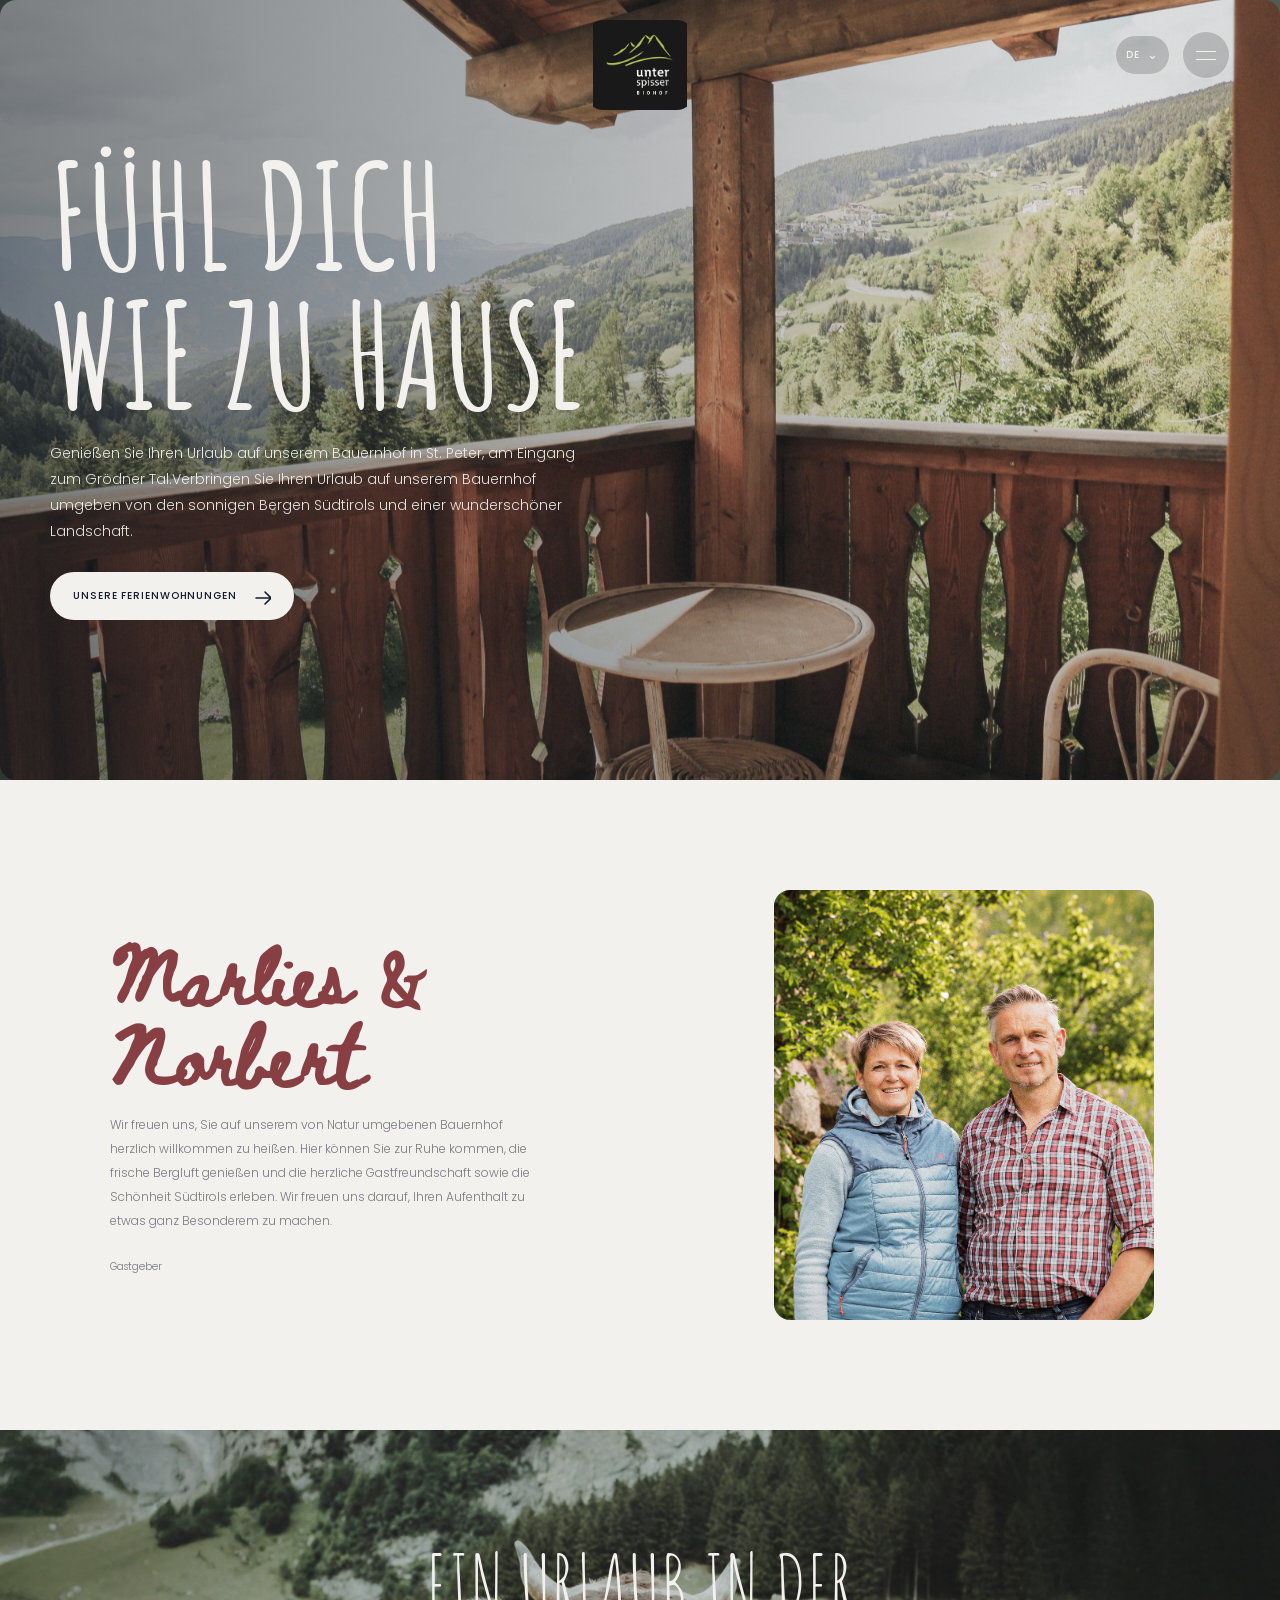
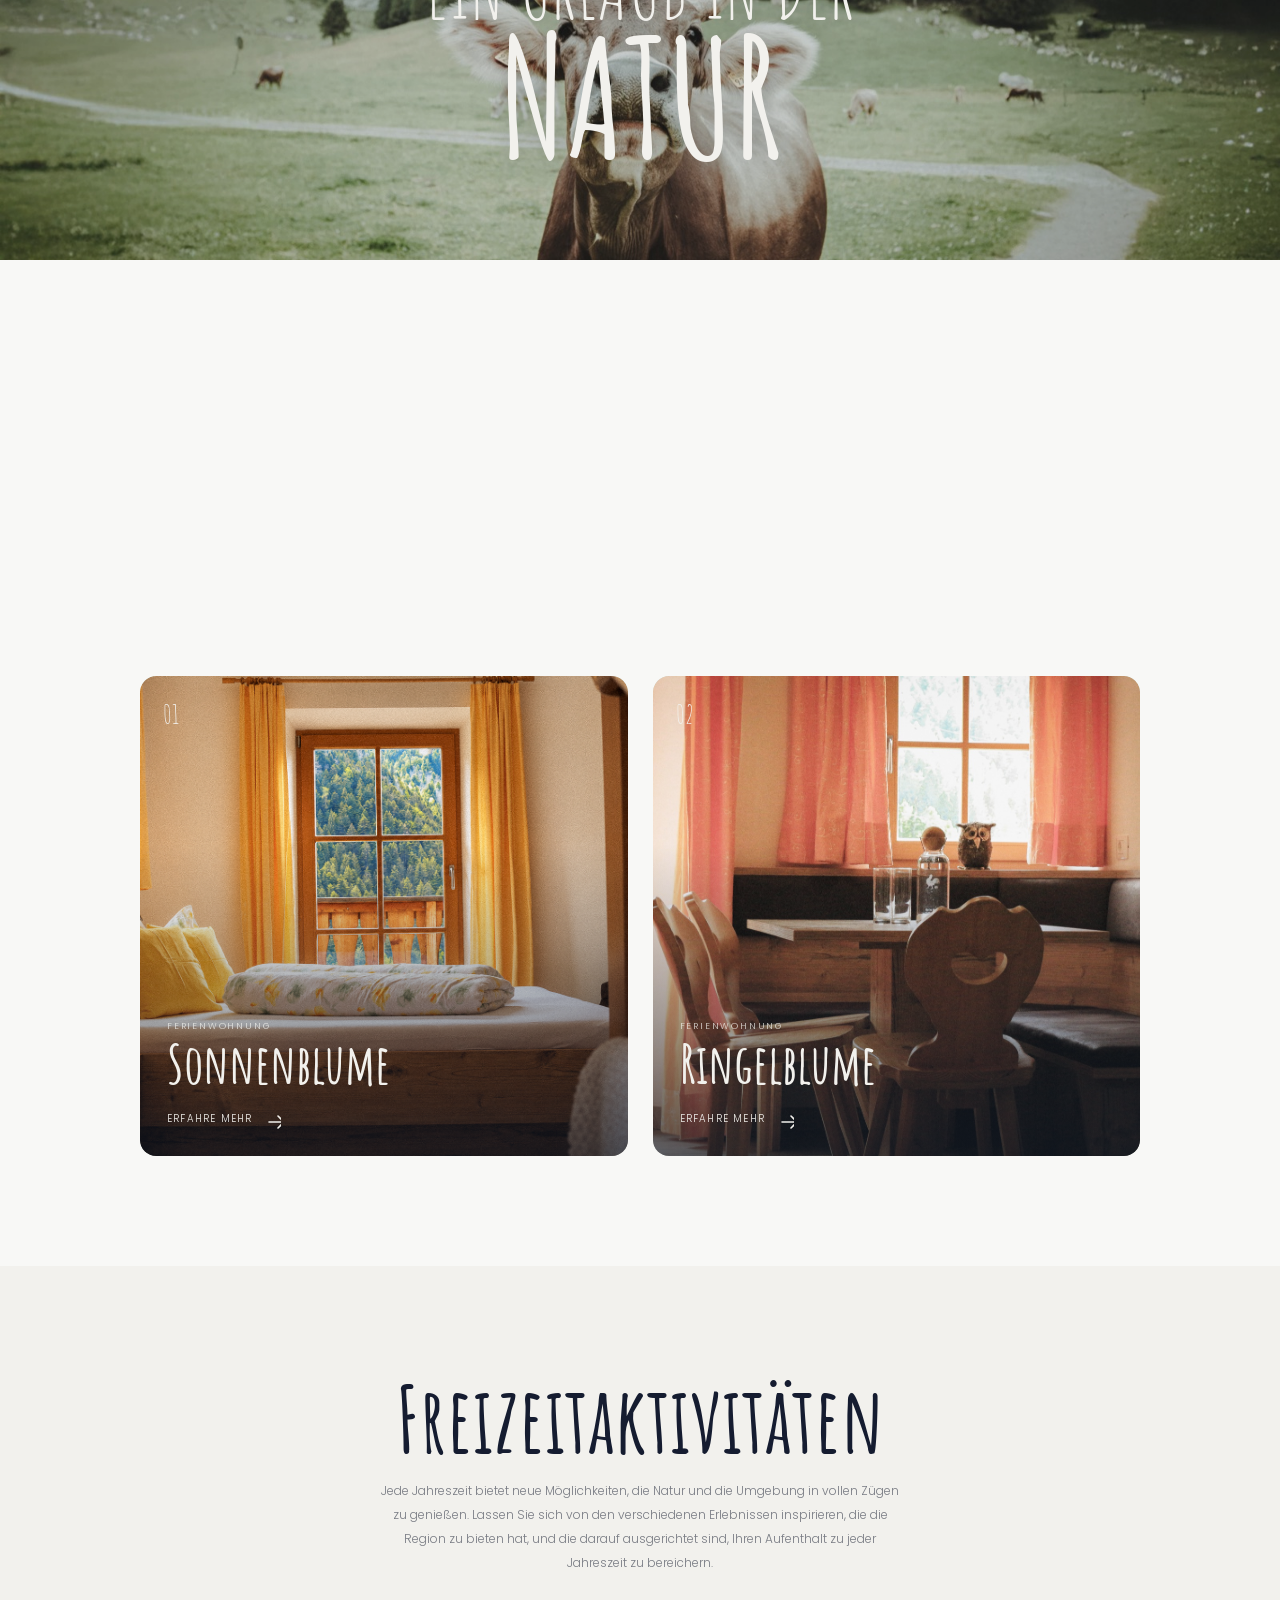
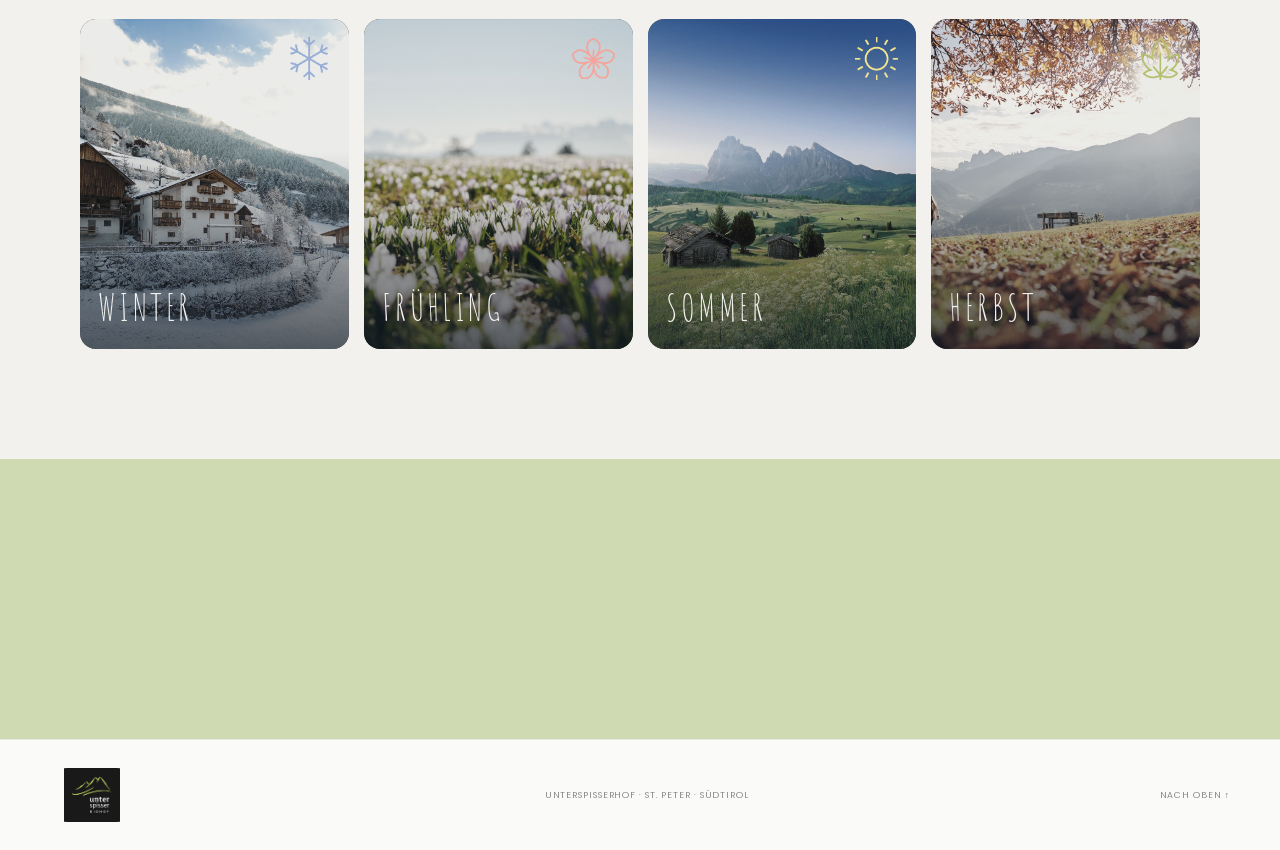
<file: index.html>
<!doctype html>
<html lang="de">
  <head>
    <meta charset="UTF-8" />
    <meta name="viewport" content="width=device-width, initial-scale=1" />
    <meta name="description" content="Fühl dich wie zu Hause: Urlaub auf dem Unterspisserhof in St. Peter, am Eingang zum Grödnertal." />
    <meta name="theme-color" content="#ffffff" />
    <link rel="preconnect" href="https://fonts.googleapis.com" />
    <link rel="preconnect" href="https://fonts.gstatic.com" crossorigin />
    <title>Home | Unterspisserhof</title>
    <link rel="stylesheet" href="styles.css" />
    <script src="translations.js" defer></script>
    <script src="script.js" defer></script>
  </head>
  <body data-page="home">
    <div id="site-shell"></div>
  </body>
</html>
</file>
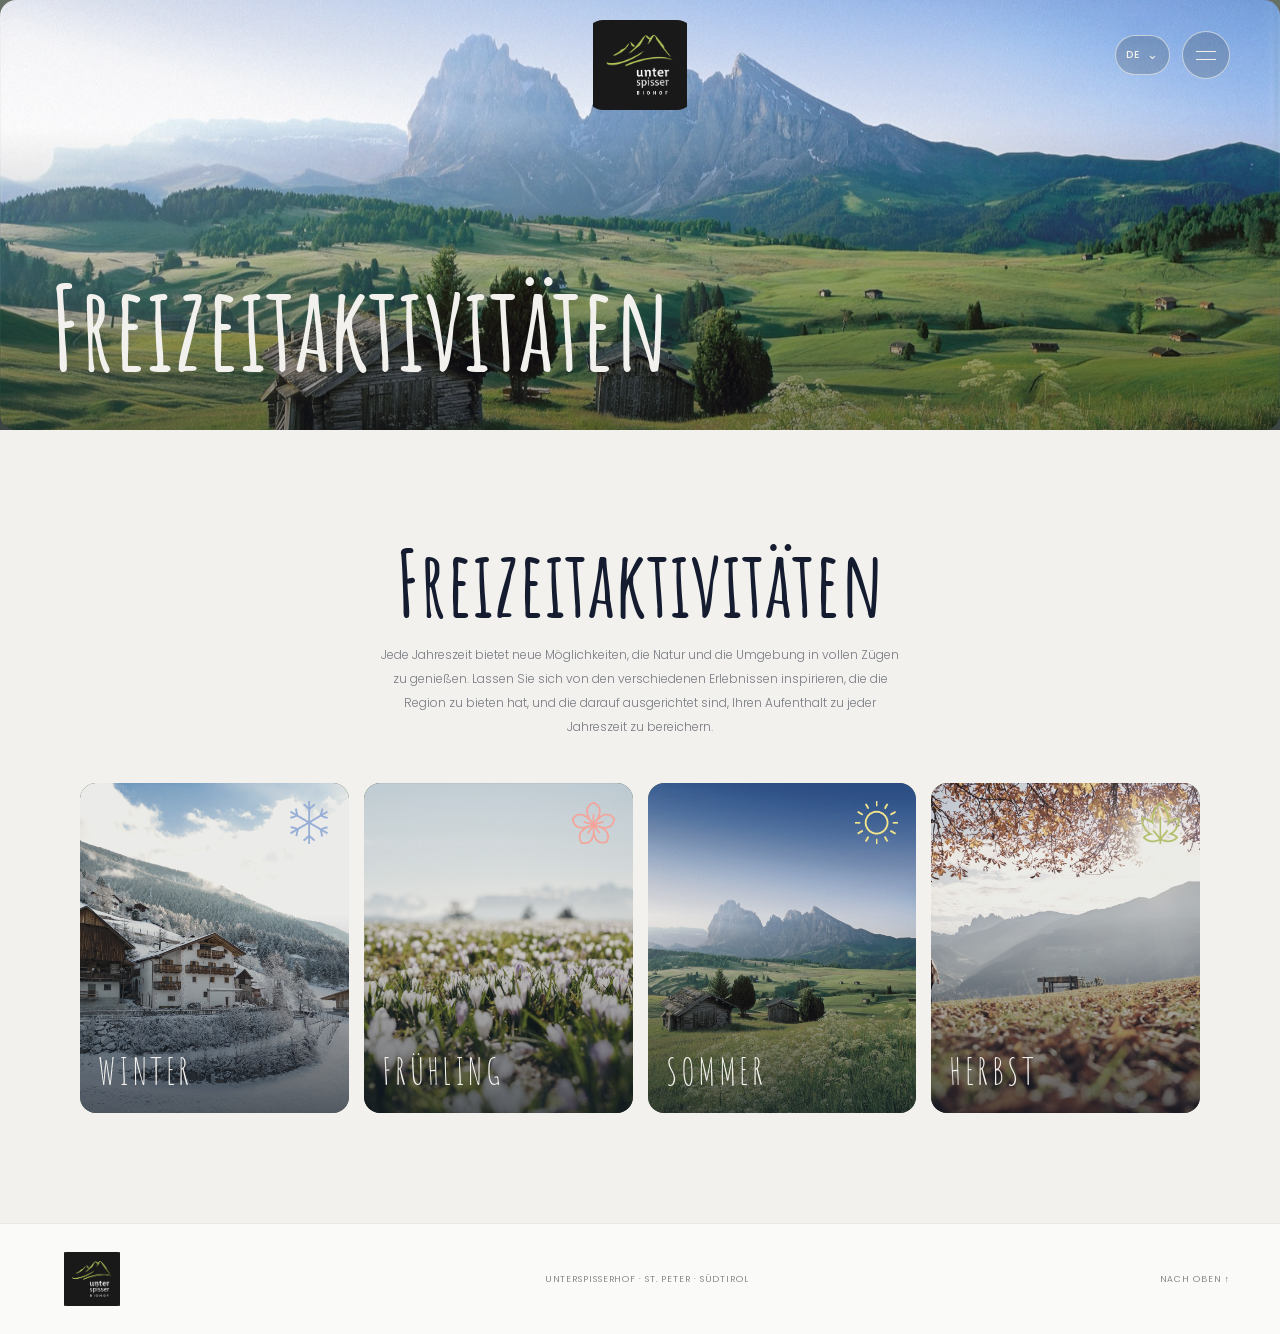
<file: attivita.html>
<!doctype html>
<html lang="de">
  <head>
    <meta charset="UTF-8" />
    <meta name="viewport" content="width=device-width, initial-scale=1" />
    <meta name="description" content="Freizeitaktivitäten rund um den Unterspisserhof. Entdecken Sie die Natur und Umgebung im Grödnertal zu jeder Jahreszeit." />
    <meta name="theme-color" content="#ffffff" />
    <title>Freizeitaktivitäten | Unterspisserhof</title>
    <link rel="preconnect" href="https://fonts.googleapis.com" />
    <link rel="preconnect" href="https://fonts.gstatic.com" crossorigin />
    <link rel="stylesheet" href="styles.css" />
    <script src="translations.js" defer></script>
    <script src="script.js" defer></script>
  </head>
  <body data-page="attivita"><div id="site-shell"></div></body>
</html>
</file>
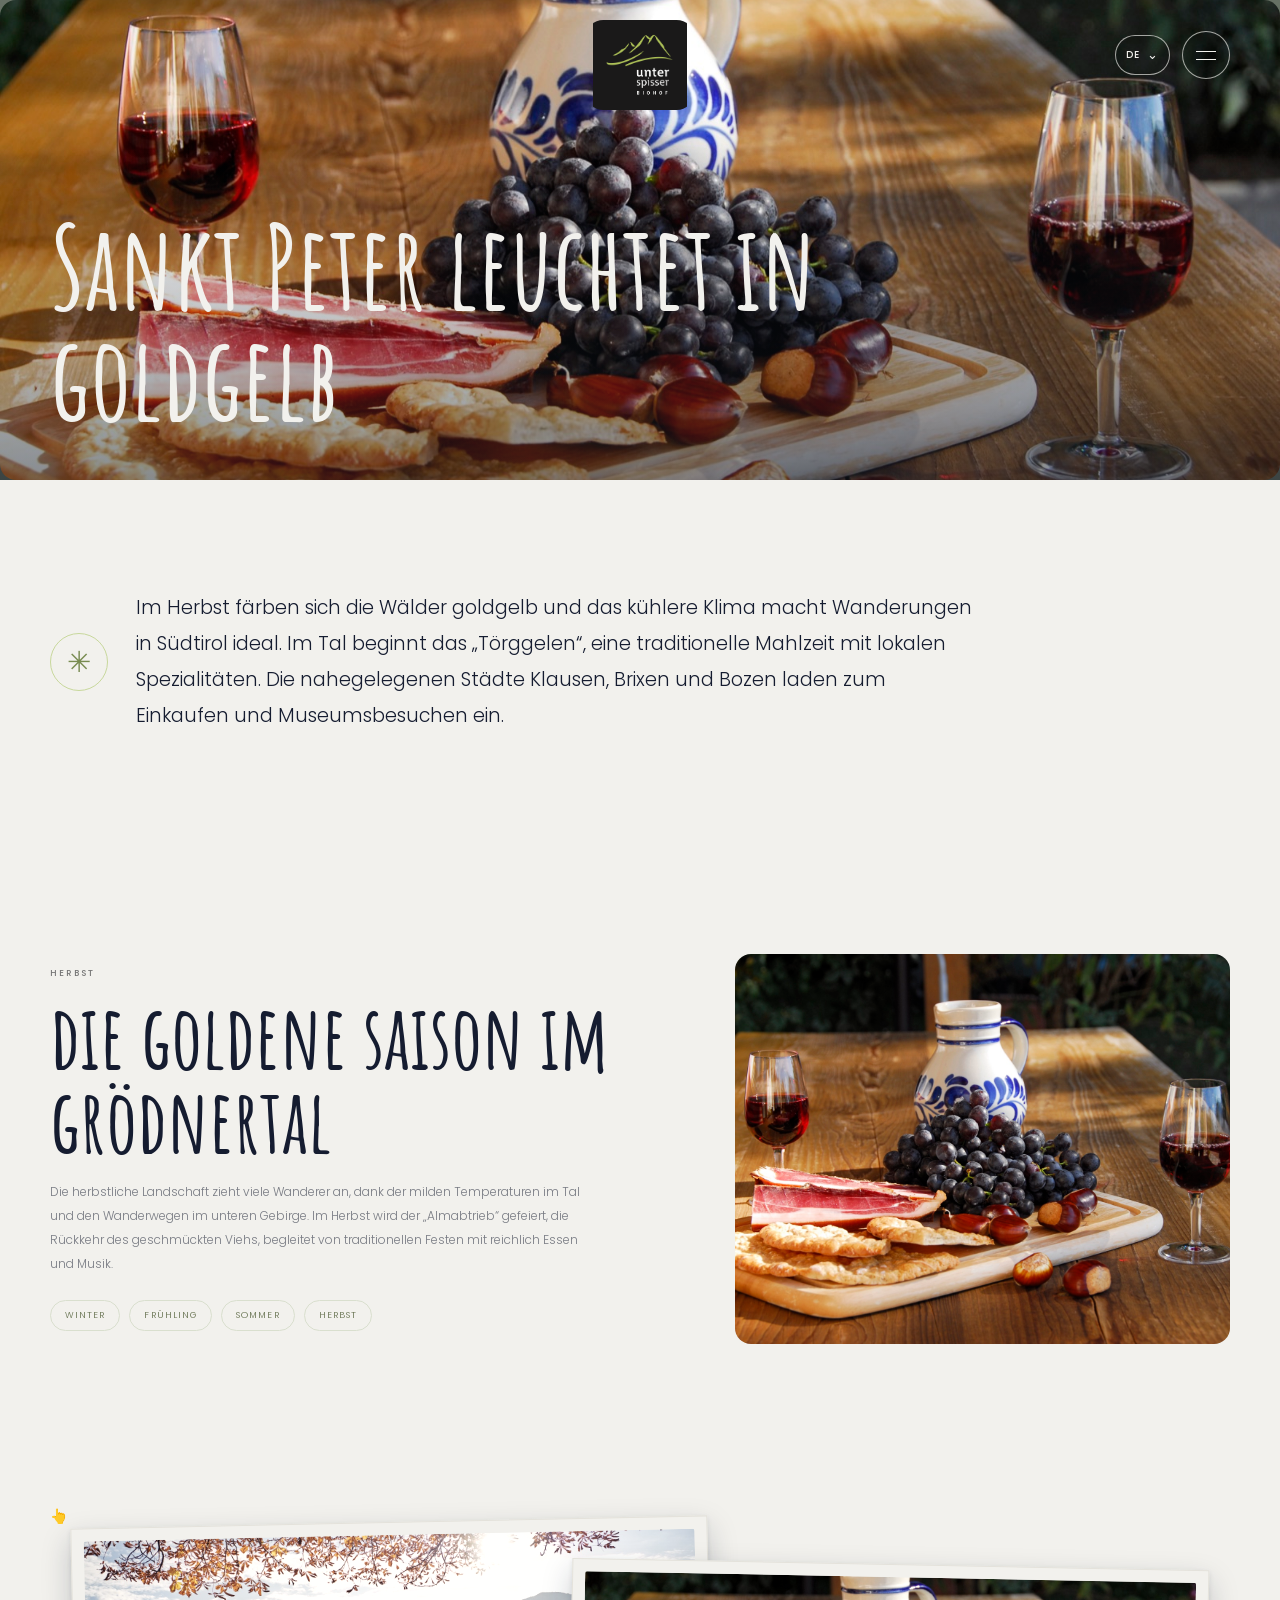
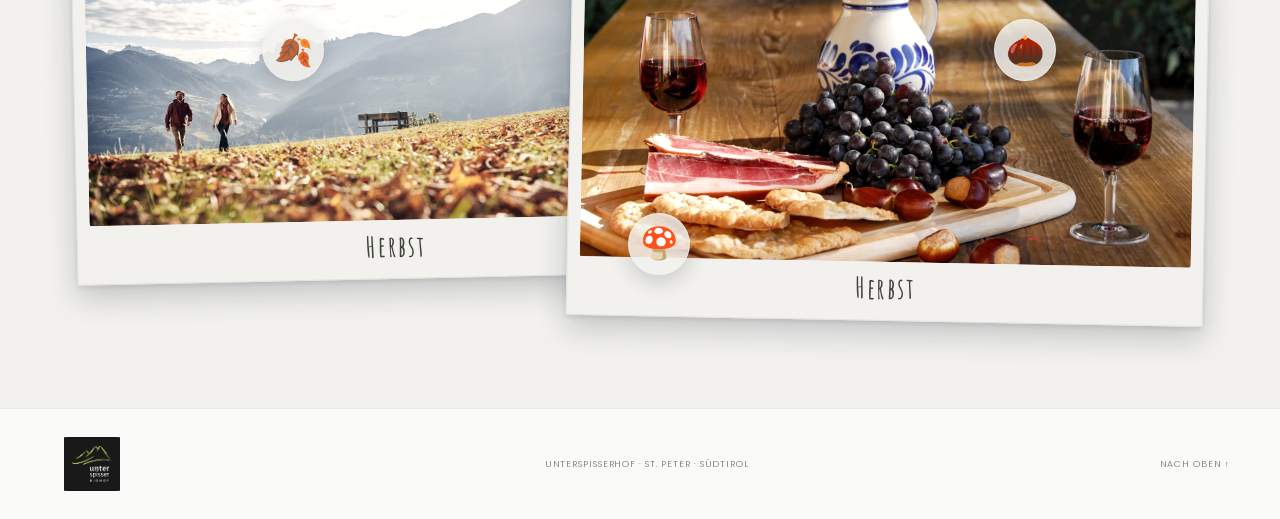
<file: autunno.html>
<!doctype html>
<html lang="de">
  <head>
    <meta charset="UTF-8" />
    <meta name="viewport" content="width=device-width, initial-scale=1" />
    <meta name="description" content="Sankt Peter leuchtet in goldgelb. Der Herbst im Grödnertal lädt zum Wandern und Törggelen ein." />
    <meta name="theme-color" content="#ffffff" />
    <title>Herbst | Unterspisserhof</title>
    <link rel="preconnect" href="https://fonts.googleapis.com" />
    <link rel="preconnect" href="https://fonts.gstatic.com" crossorigin />
    <link rel="stylesheet" href="styles.css" />
    <script src="translations.js" defer></script>
    <script src="script.js" defer></script>
  </head>
  <body data-page="autunno"><div id="site-shell"></div></body>
</html>
</file>
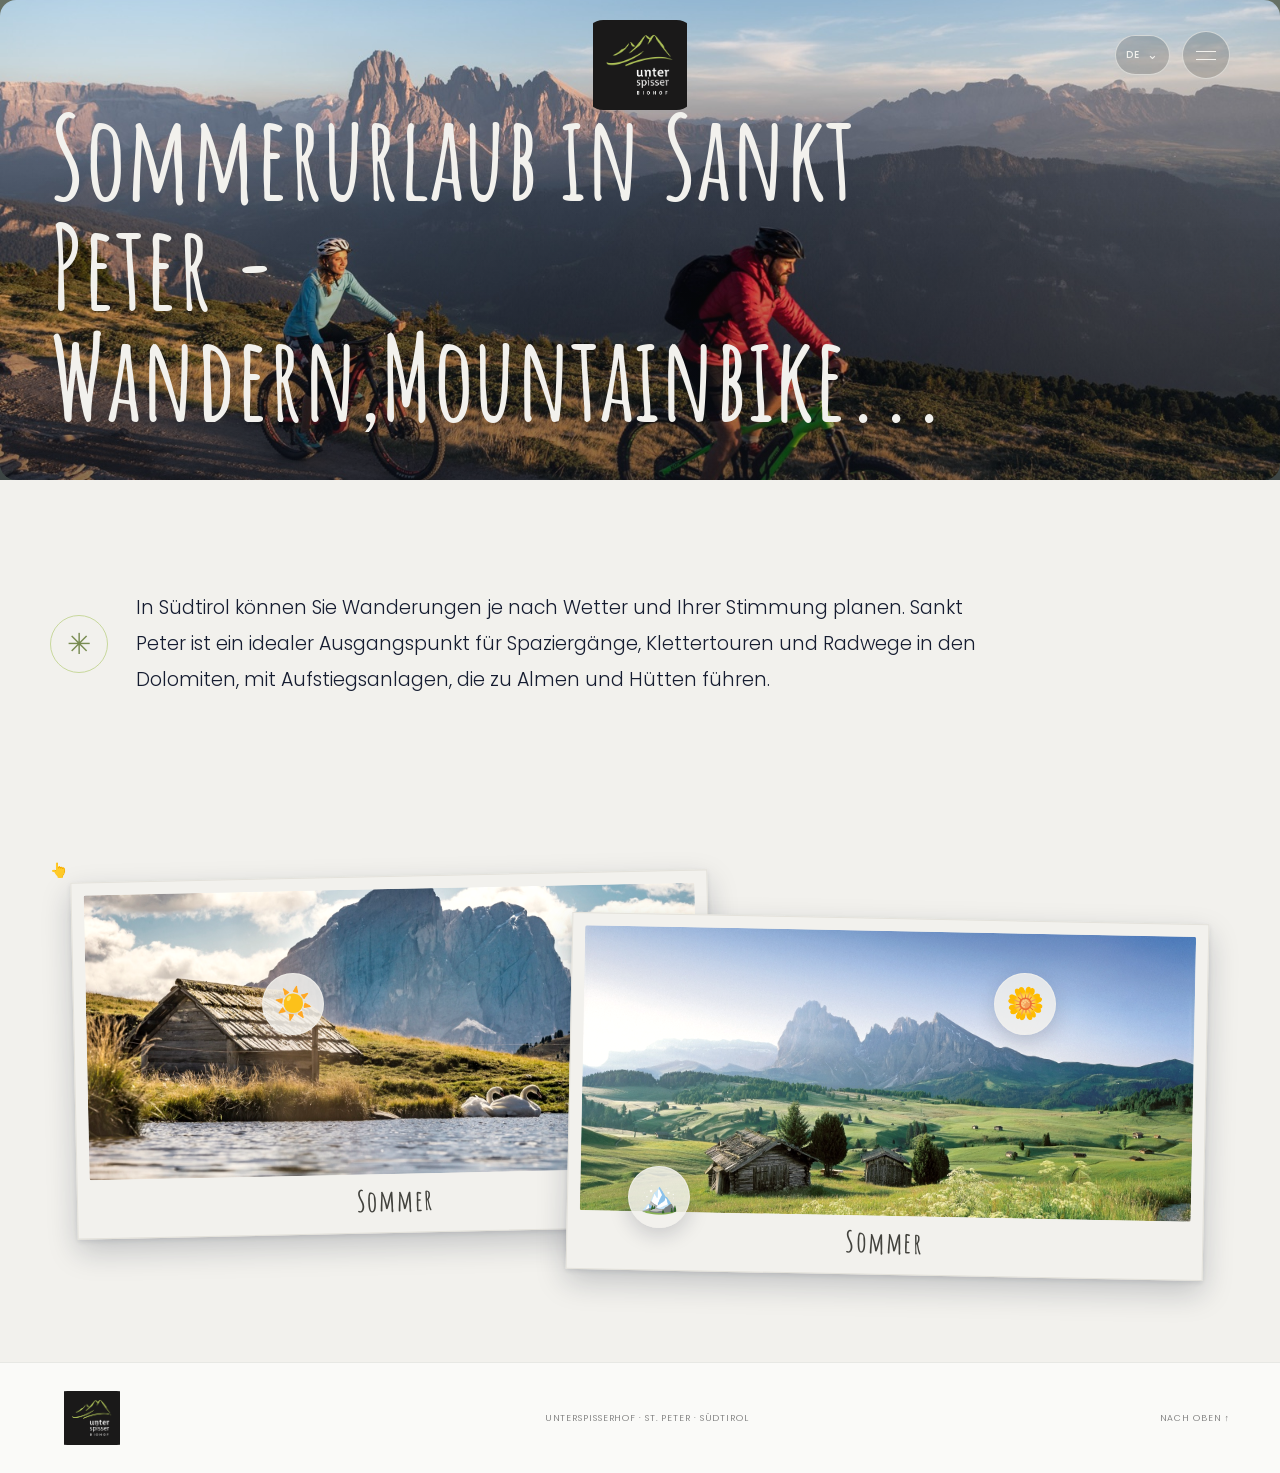
<file: estate.html>
<!doctype html>
<html lang="de">
  <head>
    <meta charset="UTF-8" />
    <meta name="viewport" content="width=device-width, initial-scale=1" />
    <meta name="description" content="Sommerurlaub in Sankt Peter: Wandern, Mountainbike und die Dolomiten entdecken." />
    <meta name="theme-color" content="#ffffff" />
    <title>Sommer | Unterspisserhof</title>
    <link rel="preconnect" href="https://fonts.googleapis.com" />
    <link rel="preconnect" href="https://fonts.gstatic.com" crossorigin />
    <link rel="stylesheet" href="styles.css" />
    <script src="translations.js" defer></script>
    <script src="script.js" defer></script>
  </head>
  <body data-page="estate"><div id="site-shell"></div></body>
</html>
</file>
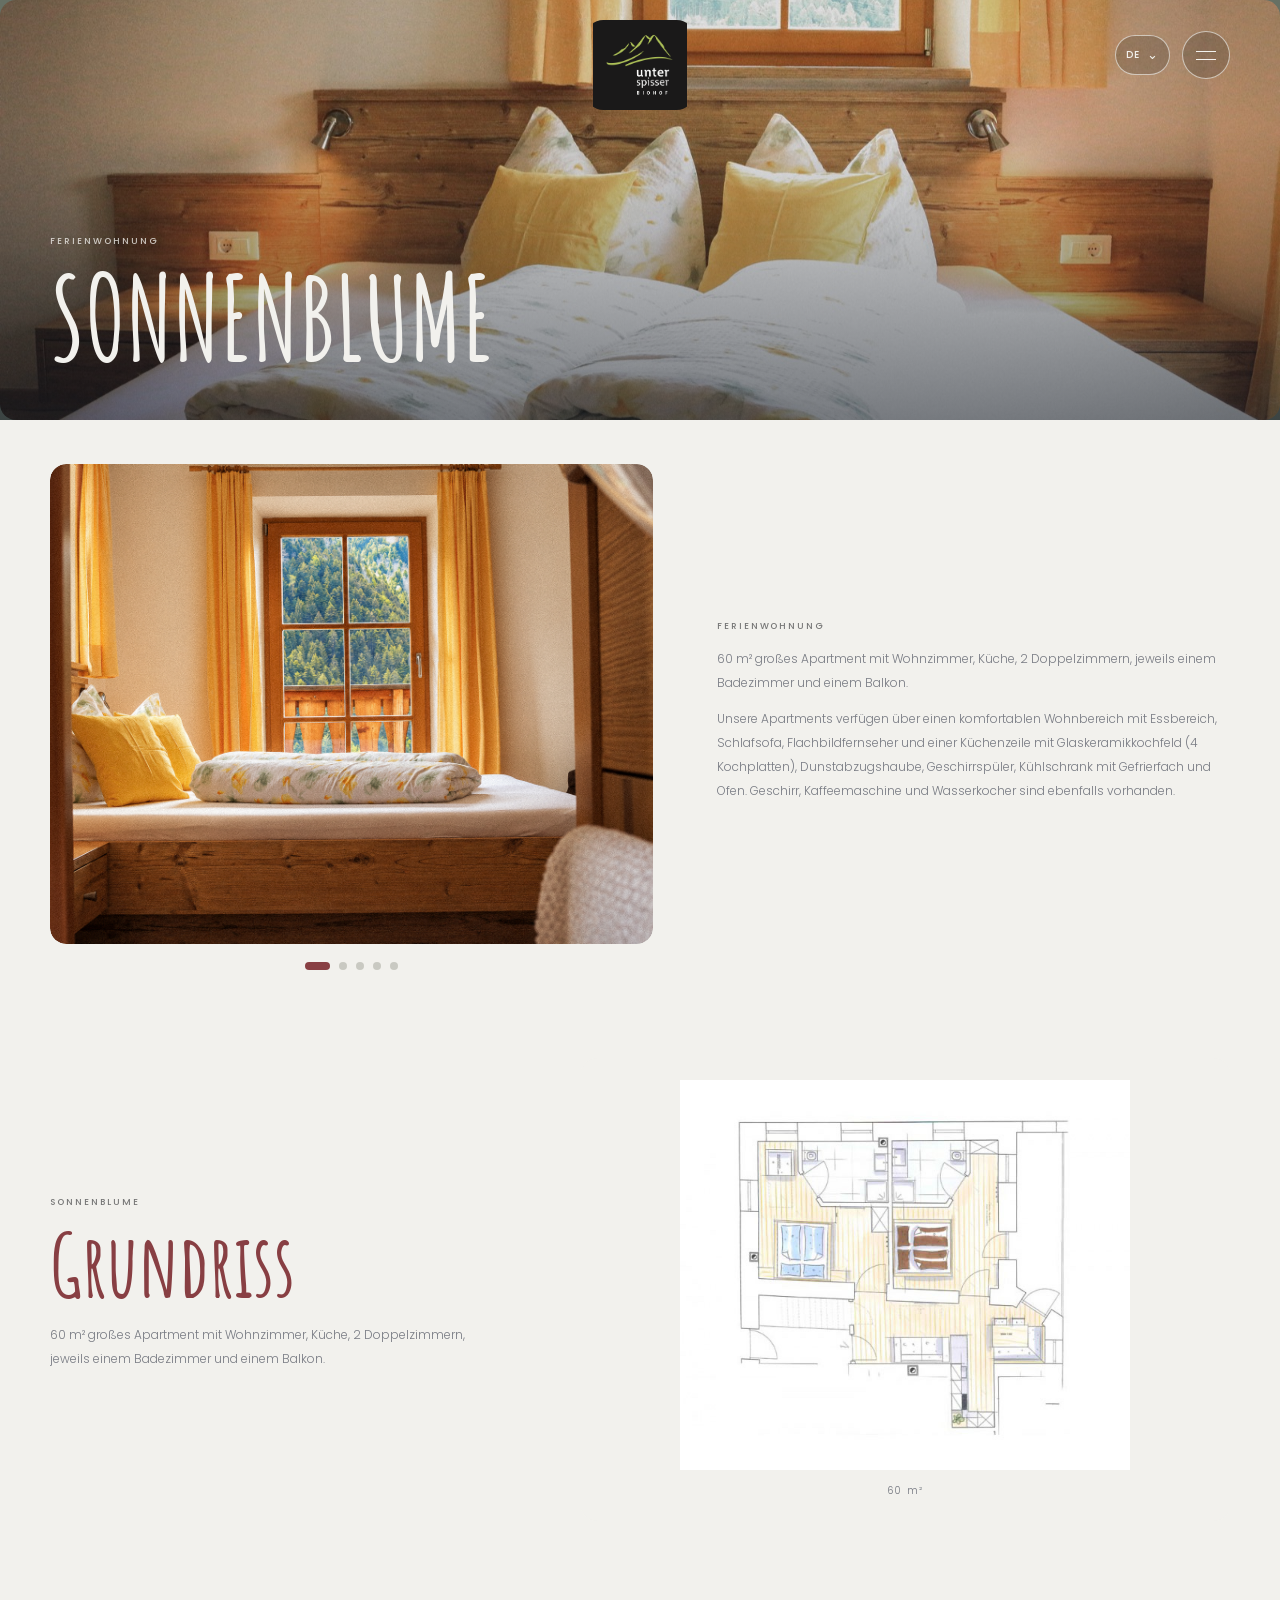
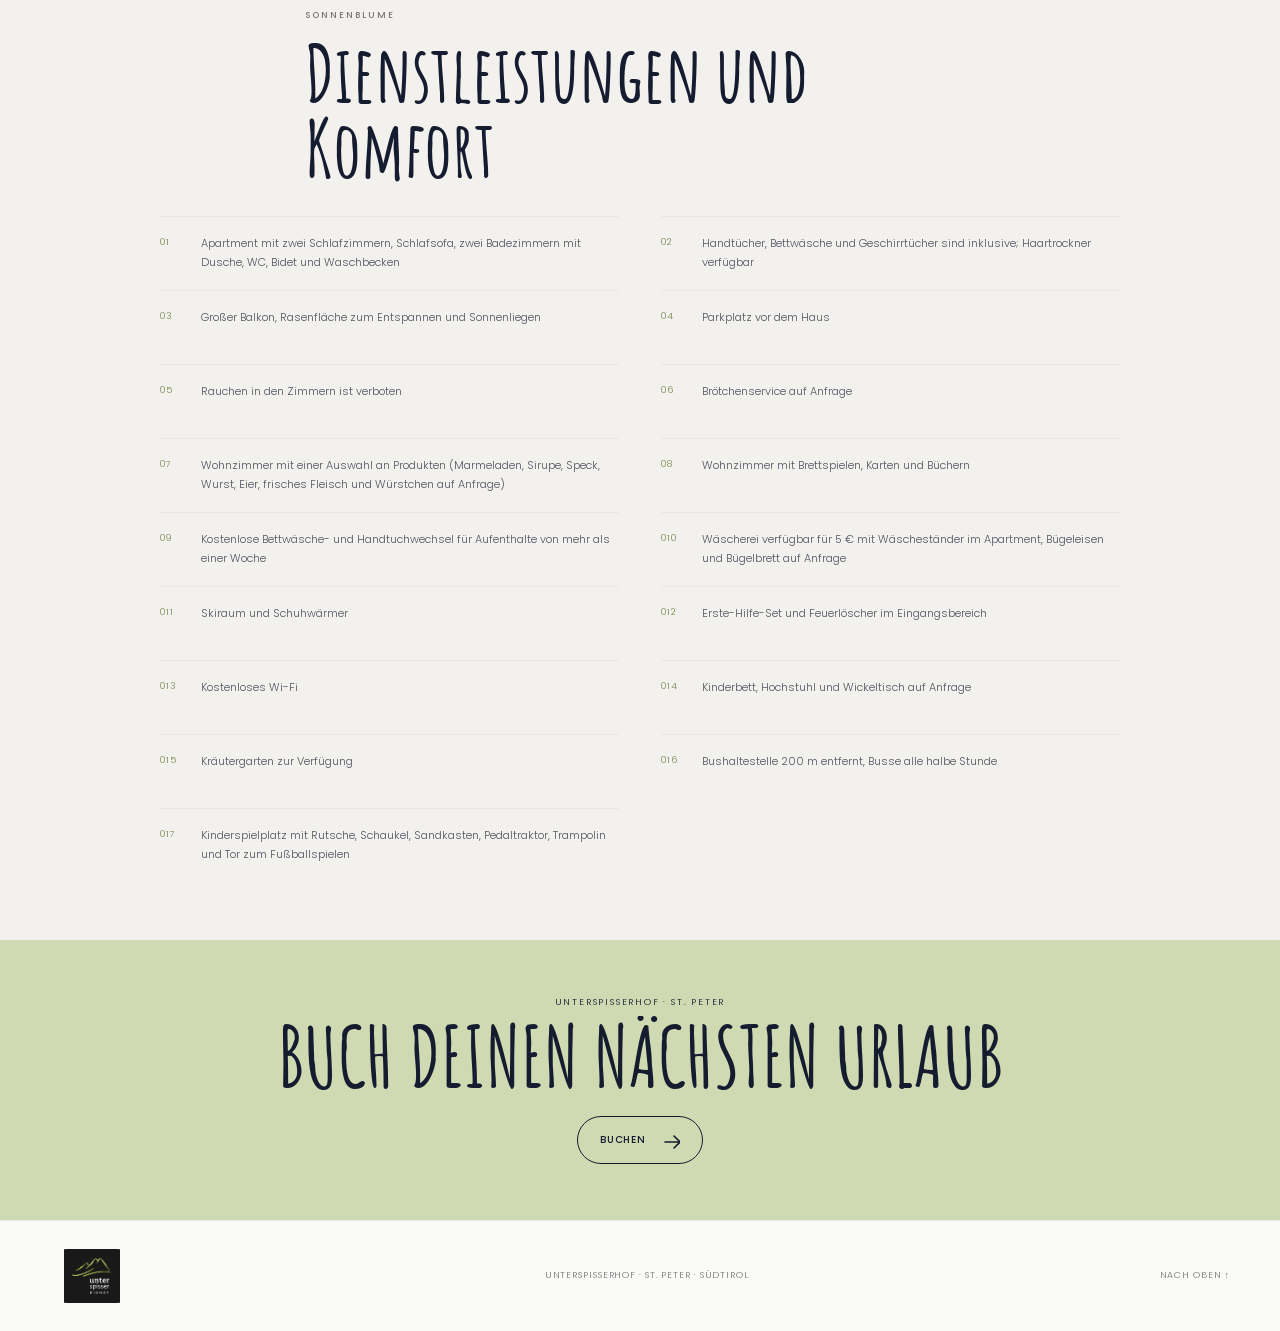
<file: girasole.html>
<!doctype html>
<html lang="de">
  <head>
    <meta charset="UTF-8" />
    <meta name="viewport" content="width=device-width, initial-scale=1" />
    <meta name="description" content="Ferienwohnung Sonnenblume am Unterspisserhof in St. Peter: 60 m² mit zwei Doppelzimmern, zwei Bädern und Balkon." />
    <meta name="theme-color" content="#ffffff" />
    <title>Sonnenblume | Unterspisserhof</title>
    <link rel="preconnect" href="https://fonts.googleapis.com" />
    <link rel="preconnect" href="https://fonts.gstatic.com" crossorigin />
    <link rel="stylesheet" href="styles.css" />
    <script src="translations.js" defer></script>
    <script src="script.js" defer></script>
  </head>
  <body data-page="girasole"><div id="site-shell"></div></body>
</html>
</file>
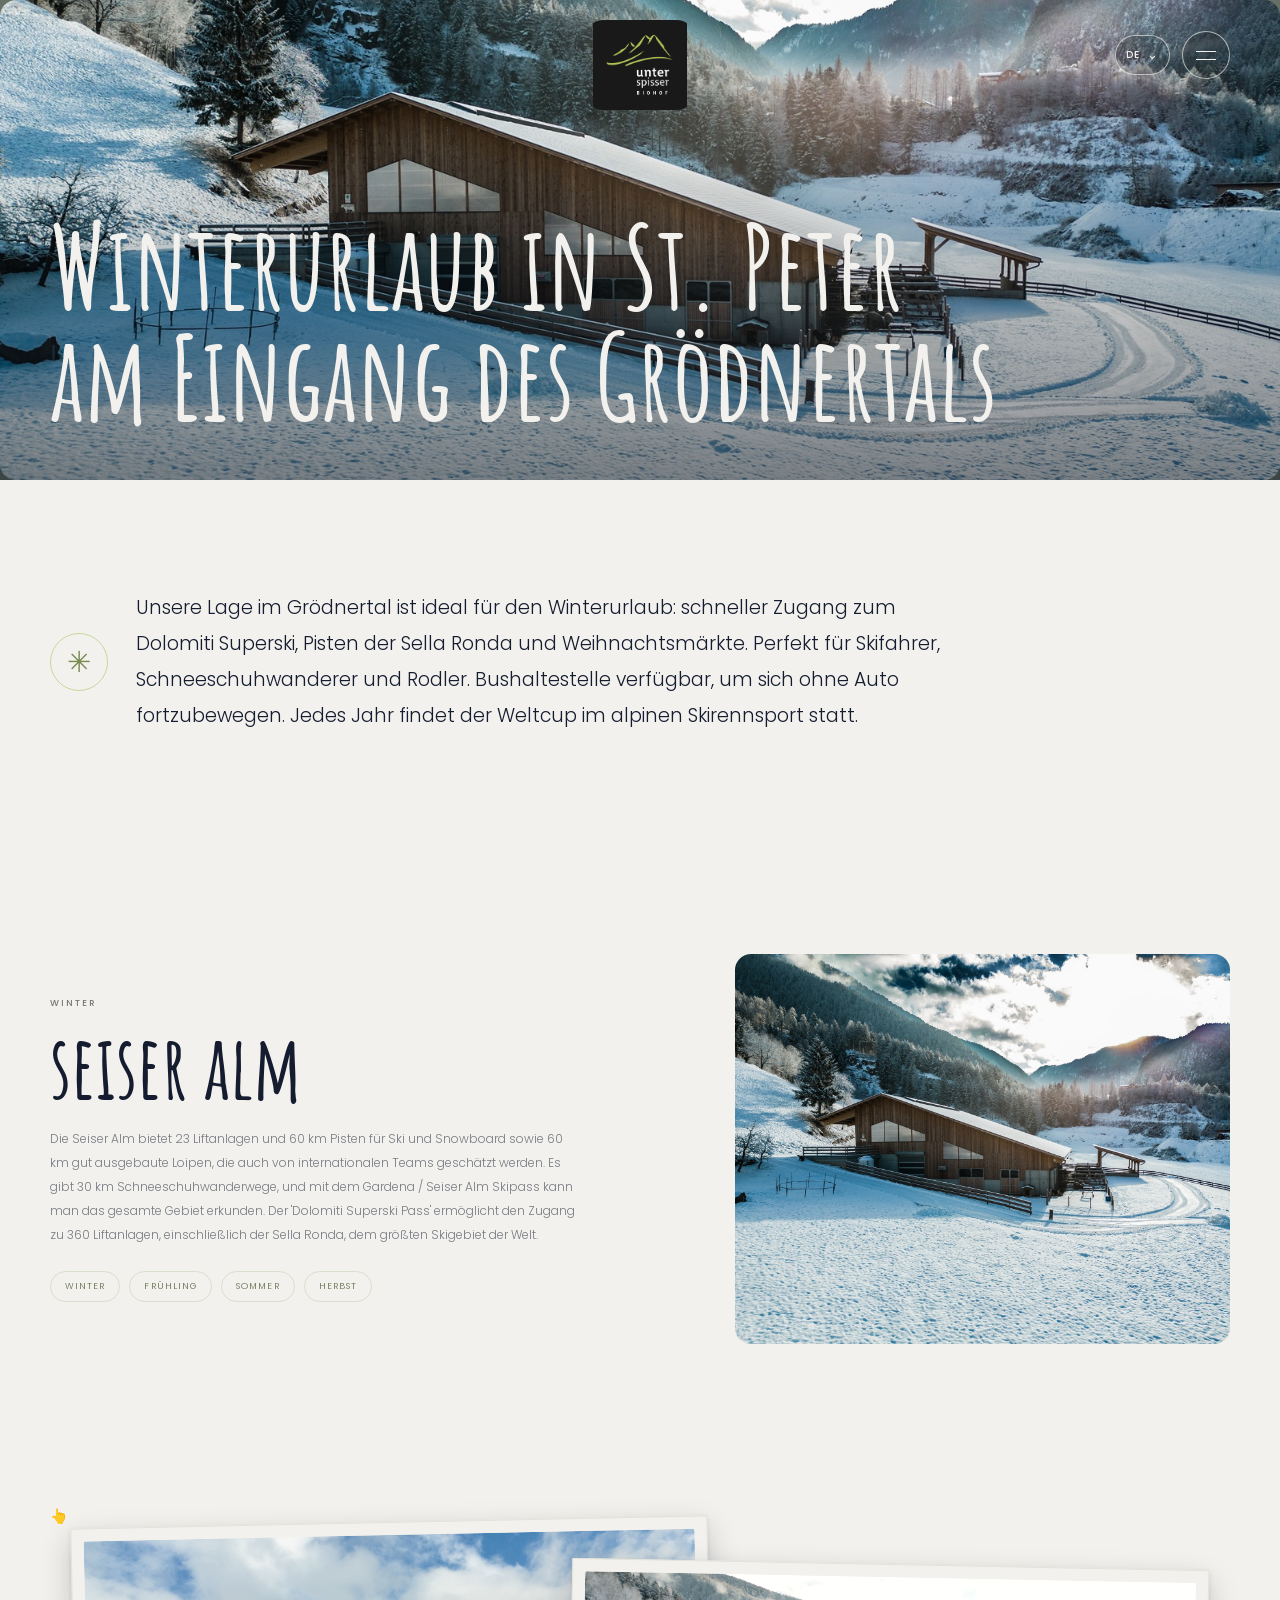
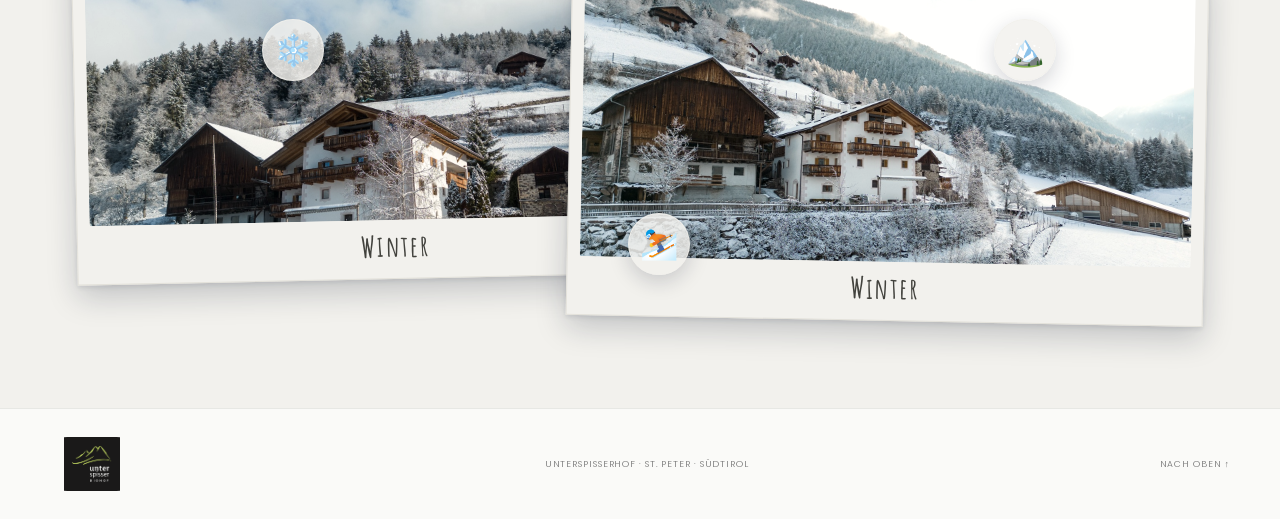
<file: inverno.html>
<!doctype html>
<html lang="de">
  <head>
    <meta charset="UTF-8" />
    <meta name="viewport" content="width=device-width, initial-scale=1" />
    <meta name="description" content="Winterurlaub in St. Peter am Eingang des Grödnertals." />
    <meta name="theme-color" content="#ffffff" />
    <title>Winter | Unterspisserhof</title>
    <link rel="preconnect" href="https://fonts.googleapis.com" />
    <link rel="preconnect" href="https://fonts.gstatic.com" crossorigin />
    <link rel="stylesheet" href="styles.css" />
    <script src="translations.js" defer></script>
    <script src="script.js" defer></script>
  </head>
  <body data-page="inverno"><div id="site-shell"></div></body>
</html>
</file>
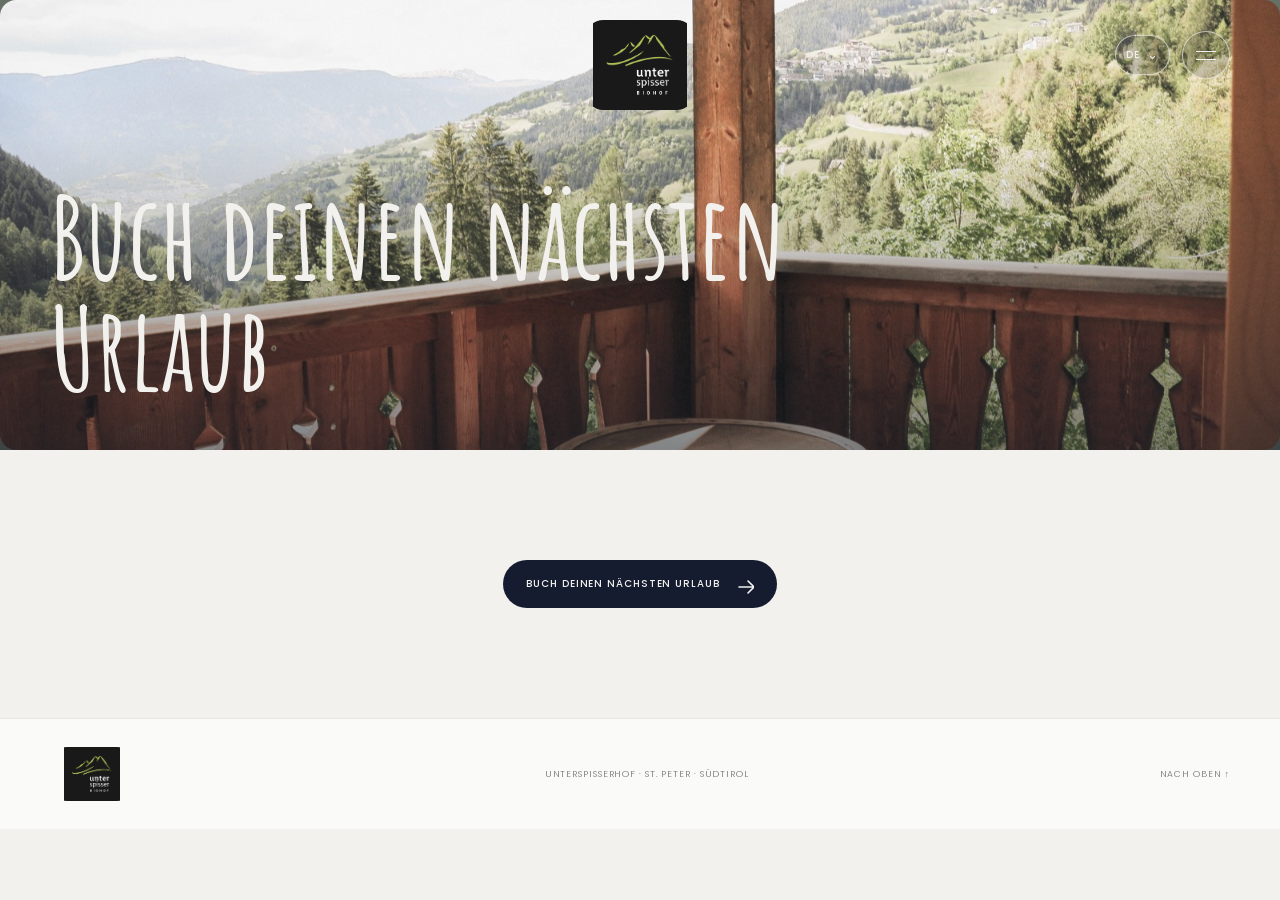
<file: prenota.html>
<!doctype html>
<html lang="de">
  <head>
    <meta charset="UTF-8" />
    <meta name="viewport" content="width=device-width, initial-scale=1" />
    <meta name="description" content="Buch deinen nächsten Urlaub am Unterspisserhof in St. Peter am Eingang des Grödnertals." />
    <meta name="theme-color" content="#ffffff" />
    <title>Buchen | Unterspisserhof</title>
    <link rel="preconnect" href="https://fonts.googleapis.com" />
    <link rel="preconnect" href="https://fonts.gstatic.com" crossorigin />
    <link rel="stylesheet" href="styles.css" />
    <script src="translations.js" defer></script>
    <script src="script.js" defer></script>
  </head>
  <body data-page="prenota"><div id="site-shell"></div></body>
</html>
</file>
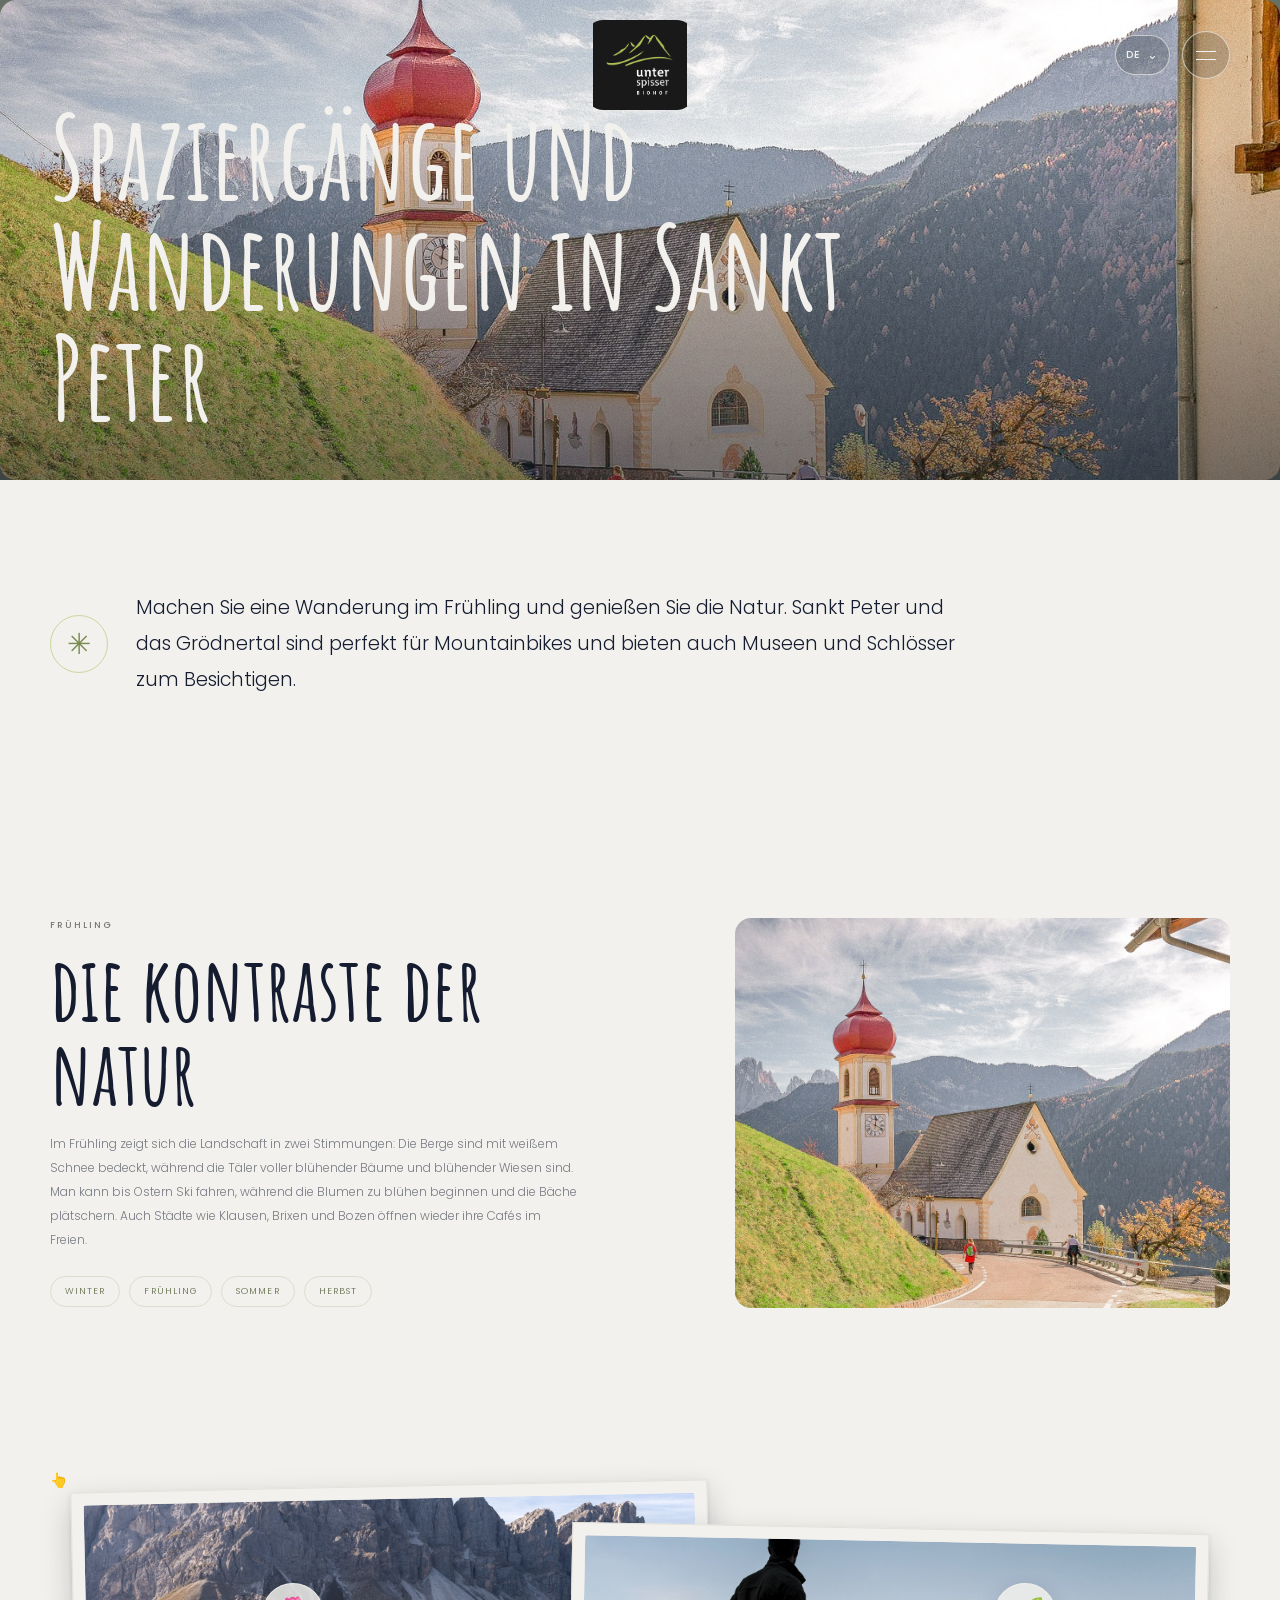
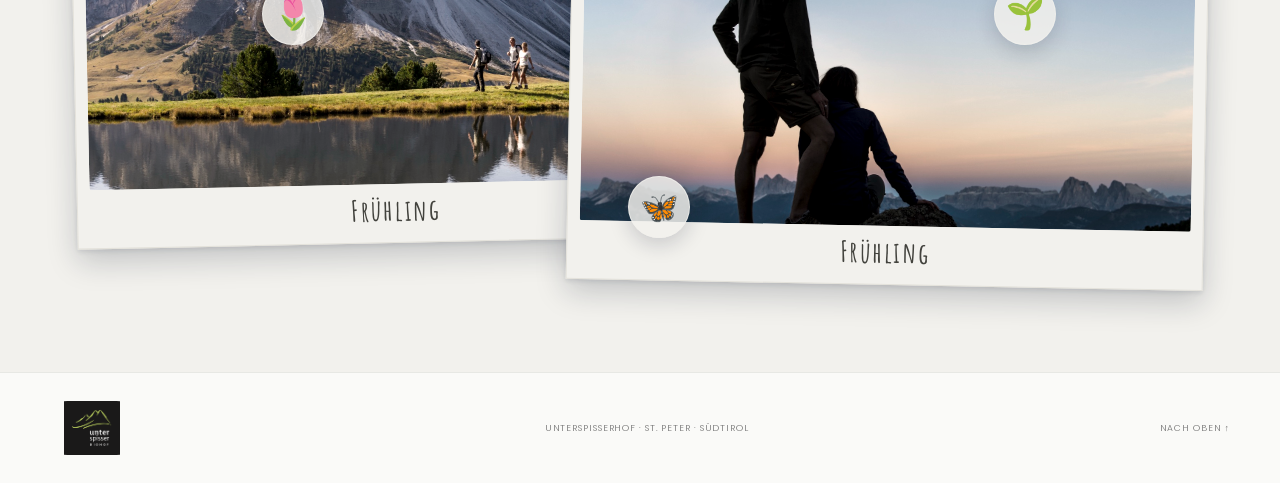
<file: primavera.html>
<!doctype html>
<html lang="de">
  <head>
    <meta charset="UTF-8" />
    <meta name="viewport" content="width=device-width, initial-scale=1" />
    <meta name="description" content="Spaziergänge und Wanderungen in Sankt Peter. Entdecken Sie im Frühling die Natur im Grödnertal." />
    <meta name="theme-color" content="#ffffff" />
    <title>Frühling | Unterspisserhof</title>
    <link rel="preconnect" href="https://fonts.googleapis.com" />
    <link rel="preconnect" href="https://fonts.gstatic.com" crossorigin />
    <link rel="stylesheet" href="styles.css" />
    <script src="translations.js" defer></script>
    <script src="script.js" defer></script>
  </head>
  <body data-page="primavera"><div id="site-shell"></div></body>
</html>
</file>
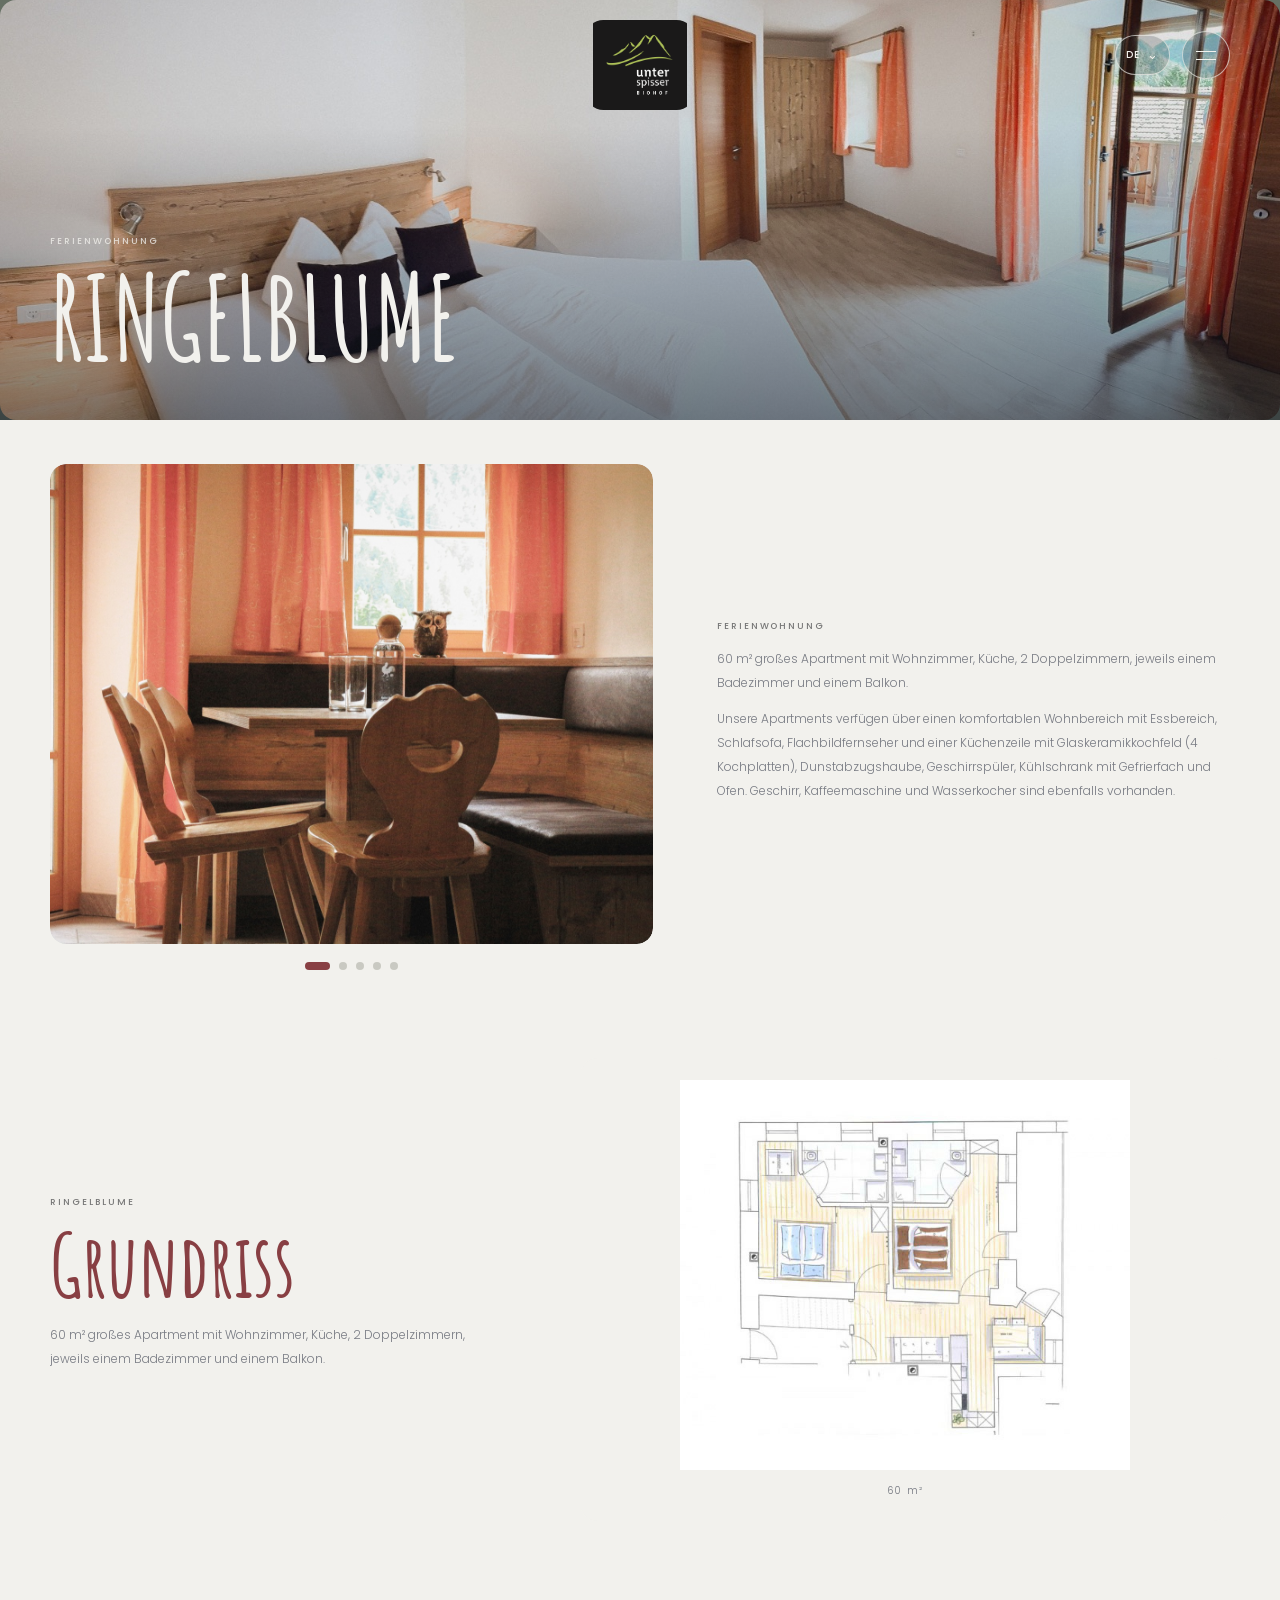
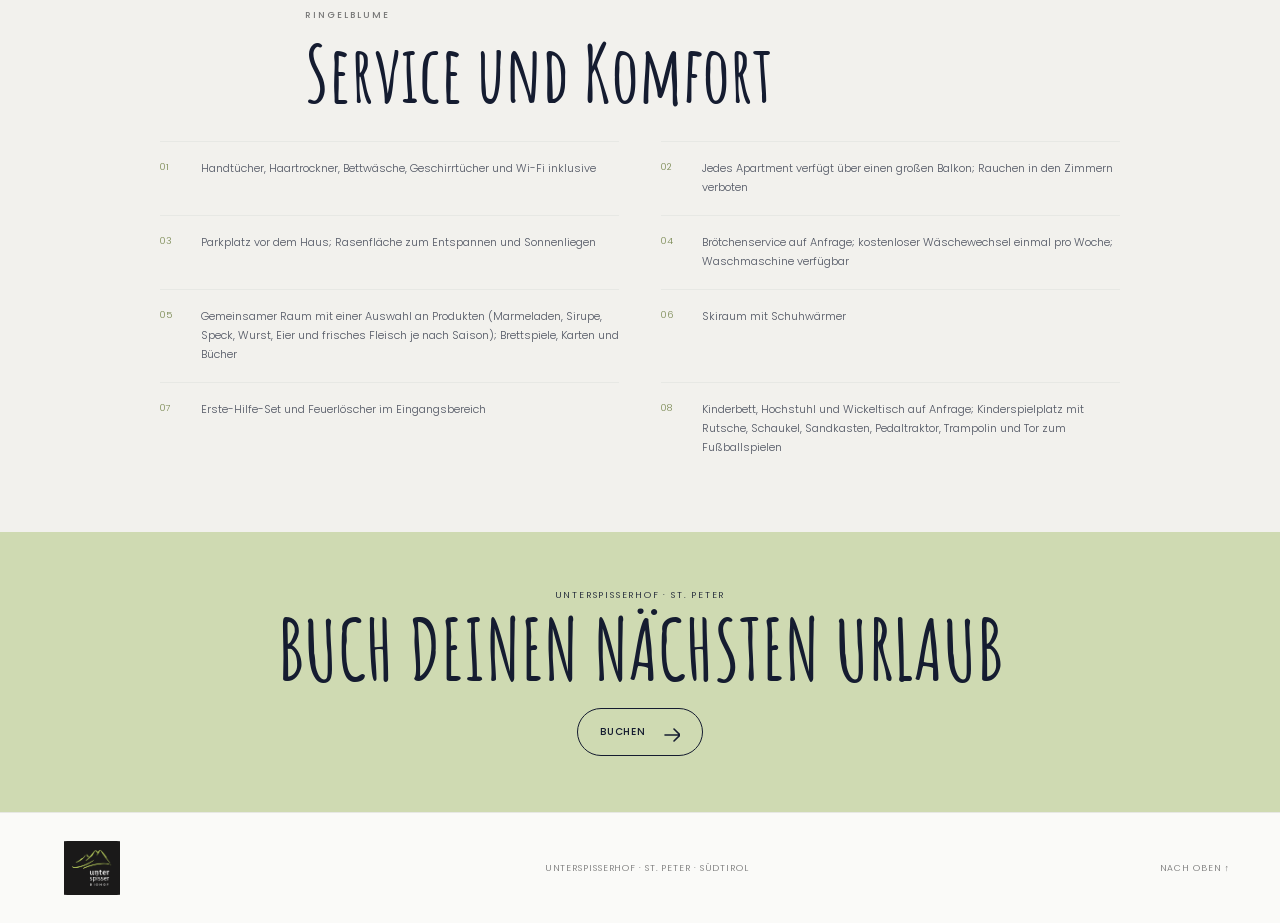
<file: ringelblume.html>
<!doctype html>
<html lang="de">
  <head>
    <meta charset="UTF-8" />
    <meta name="viewport" content="width=device-width, initial-scale=1" />
    <meta name="description" content="Ferienwohnung Ringelblume am Unterspisserhof in St. Peter: 60 m² mit zwei Doppelzimmern, zwei Bädern und Balkon." />
    <meta name="theme-color" content="#ffffff" />
    <title>Ringelblume | Unterspisserhof</title>
    <link rel="preconnect" href="https://fonts.googleapis.com" />
    <link rel="preconnect" href="https://fonts.gstatic.com" crossorigin />
    <link rel="stylesheet" href="styles.css" />
    <script src="translations.js" defer></script>
    <script src="script.js" defer></script>
  </head>
  <body data-page="ringelblume"><div id="site-shell"></div></body>
</html>
</file>
<file: styles.css>
@import url("https://fonts.googleapis.com/css2?family=Amatic+SC:wght@400;700&family=Poppins:wght@300;400;500;600;700&display=swap");

@font-face {
  font-family: "Beth Ellen";
  src: url("assets/beth-ellen.ttf") format("truetype");
  font-display: swap;
}

:root {
  color-scheme: light;
  --ink: #151c30;
  --plum: #221233;
  --muted: #777a82;
  --green: #c8d89c;
  --lime: #cff06f;
  --ivory: #f2f1ed;
  --paper: #f2f1ed;
  --soft: #f7f8f4;
  --line: #e7e8e4;
  --image-radius: 12pt;
  --body-font: "Poppins", Arial, sans-serif;
  --display-font: "Amatic SC", cursive;
}

* { box-sizing: border-box; }
html { scroll-behavior: smooth; scroll-padding-top: 24px; }
body { margin: 0; background: var(--paper); color: var(--ink); font-family: var(--body-font); font-size: 14px; font-weight: 300; -webkit-font-smoothing: antialiased; }
a { color: inherit; text-decoration: none; }
button { font: inherit; }
img { display: block; width: 100%; object-fit: cover; }
img:not(.brand-logo):not(.season-card-icon) { border-radius: var(--image-radius); }
.wrap { width: min(1180px, calc(100% - 64px)); margin-inline: auto; }
.icon { width: 19px; height: 19px; fill: none; stroke: currentColor; stroke-width: 1.6; stroke-linecap: round; stroke-linejoin: round; }
a:focus-visible, button:focus-visible, .season-polaroid:focus-visible, .season-board-photos:focus-visible { outline: 2px solid #7a914f; outline-offset: 4px; }
.skip-link { position: absolute; z-index: 40; top: -50px; left: 16px; padding: 11px 14px; border-radius: 12px; background: var(--ivory); color: var(--ink); }
.skip-link:focus { top: 12px; }

.site-header { position: absolute; z-index: 30; top: 0; right: 0; left: 0; color: var(--ivory); }
.header-inner { min-height: 108px; display: grid; grid-template-columns: 1fr auto 1fr; align-items: center; }
.brand { grid-column: 2; display: inline-flex; width: 108px; align-items: center; justify-self: center; margin-top: 20px; }
.brand-logo { width: 100%; height: 90px; border-radius: 13pt; object-fit: contain; }
.header-actions { grid-column: 3; display: flex; align-items: center; justify-self: end; gap: 12px; }
.menu-toggle { position: relative; display: grid; width: 48px; height: 48px; align-content: center; justify-items: center; gap: 7px; padding: 0; border: 1px solid rgb(242 241 237 / 65%); border-radius: 50%; background: rgb(15 17 20 / 18%); cursor: pointer; }
.menu-toggle span { width: 20px; height: 1px; background: var(--ivory); transition: transform .25s ease; }
.menu-toggle[aria-expanded="true"] span:first-child { transform: translateY(4px) rotate(45deg); }
.menu-toggle[aria-expanded="true"] span:last-child { transform: translateY(-4px) rotate(-45deg); }
.language-switcher { position: relative; justify-self: end; }
.language-current { display: flex; min-width: 53px; min-height: 40px; align-items: center; justify-content: center; gap: 6px; padding-inline: 10px; border: 1px solid rgb(242 241 237 / 65%); border-radius: 999px; background: rgb(15 17 20 / 18%); color: var(--ivory); cursor: pointer; font-size: 10px; font-weight: 500; letter-spacing: .13em; }
.language-current span { font-size: 13px; }
.language-options { position: absolute; z-index: 45; top: calc(100% + 8px); right: 0; display: grid; min-width: 125px; padding: 5px; border-radius: 14px; background: var(--ivory); box-shadow: 0 8px 24px rgb(21 28 48 / 14%); }
.language-options[hidden] { display: none; }
.language-options button { padding: 10px 11px; border: 0; border-radius: 9px; background: transparent; color: var(--ink); cursor: pointer; font-size: 10px; text-align: left; }
.language-options button:hover, .language-options button:focus-visible { background: #f0f2eb; }
.menu-layer { position: fixed; z-index: 60; inset: 0; visibility: hidden; pointer-events: none; }
.menu-layer.is-open { visibility: visible; pointer-events: auto; }
.menu-backdrop { position: absolute; inset: 0; width: 100%; height: 100%; border: 0; background: rgb(15 17 20 / 34%); opacity: 0; backdrop-filter: blur(0); transition: opacity .45s ease, backdrop-filter .45s ease; }
.menu-layer.is-open .menu-backdrop { opacity: 1; backdrop-filter: blur(9px); }
.menu-drawer { position: absolute; inset: 0 0 0 auto; width: min(480px, 100%); overflow: auto; background: transparent; transform: translateX(100%); transition: transform .55s cubic-bezier(.22, .75, .25, 1); }
.menu-layer.is-open .menu-drawer { transform: translateX(0); }
.drawer-languages { position: absolute; top: 34px; left: 32px; display: flex; gap: 7px; }
.drawer-languages button { min-width: 42px; min-height: 36px; padding: 0 10px; border: 1px solid rgb(242 241 237 / 30%); border-radius: 999px; background: rgb(25 28 29 / 48%); color: var(--ivory); cursor: pointer; font-size: 9px; letter-spacing: .1em; text-transform: uppercase; transition: background .2s ease, color .2s ease; }
.drawer-languages button[aria-pressed="true"] { background: var(--lime); color: var(--ink); }
.drawer-panel { position: relative; display: flex; min-height: 100svh; align-items: center; justify-content: center; padding: 108px 52px 60px; border-left: 1px solid rgb(242 241 237 / 22%); background: linear-gradient(145deg, rgb(24 27 29 / 60%), rgb(30 33 34 / 48%)); box-shadow: -24px 0 70px rgb(0 0 0 / 20%); backdrop-filter: blur(8px) saturate(125%); }
.menu-close { position: absolute; top: 26px; right: 30px; display: grid; width: 48px; height: 48px; align-content: center; justify-items: center; gap: 0; border: 1px solid rgb(242 241 237 / 48%); border-radius: 50%; background: rgb(25 28 29 / 40%); cursor: pointer; }
.menu-close span { width: 20px; height: 1px; background: var(--ivory); }
.menu-close span:first-child { transform: translateY(.5px) rotate(45deg); }
.menu-close span:last-child { transform: translateY(-.5px) rotate(-45deg); }
.drawer-nav { display: grid; justify-items: end; gap: 21px; width: 100%; text-align: right; }
.drawer-nav > a, .drawer-group > span { color: var(--ivory); font-size: clamp(16px, 2.1vw, 25px); font-weight: 500; letter-spacing: .15em; line-height: 1.35; text-transform: uppercase; transition: color .2s ease, transform .2s ease; }
.drawer-nav > a[aria-current="page"], .drawer-group > a[aria-current="page"] { color: var(--lime); }
.drawer-nav > a:hover, .drawer-group > a:hover { color: var(--lime); transform: translateX(-4px); }
.drawer-group { display: grid; justify-items: end; gap: 12px; }
.drawer-group > span { color: rgb(242 241 237 / 66%); font-size: 10px; letter-spacing: .22em; }
.drawer-group:first-of-type > span { color: var(--lime); font-size: 11px; }
.drawer-group > a { color: rgb(242 241 237 / 88%); font-size: clamp(12px, 1.4vw, 16px); font-weight: 400; letter-spacing: .15em; text-transform: uppercase; transition: color .2s ease, transform .2s ease; }
.drawer-nav > a[href="index.html"], .drawer-nav > a[href="attivita.html"], .drawer-nav > a[href="prenota.html"] { padding-top: 16px; border-top: 1px solid rgb(242 241 237 / 20%); }
.drawer-nav > a[href="attivita.html"] { margin-top: 8px; }
.drawer-nav > a[href="prenota.html"] { margin-top: 2px; }
body.menu-is-open { overflow: hidden; }

.eyebrow { margin: 0 0 14px; color: #777; font-size: 9px; font-weight: 500; letter-spacing: .22em; text-transform: uppercase; }
h1, h2, h3, p { margin-top: 0; }
h1, h2, h3 { color: var(--ink); font-family: var(--display-font); font-weight: 700; line-height: .96; }
.hero { position: relative; display: flex; min-height: min(780px, 100svh); align-items: center; overflow: hidden; background: #596451; color: var(--ivory); }
.hero-gallery, .hero-shade { position: absolute; inset: 0; }
.hero-gallery { overflow: hidden; }
.hero-slide { position: absolute; inset: 0; width: 100%; height: 100%; opacity: 0; object-position: center 52%; transition: opacity 1.4s ease; }
.hero-slide.is-active { opacity: 1; }
.hero-shade { background: linear-gradient(90deg, rgb(14 23 28 / 52%), rgb(14 23 28 / 10%) 85%), linear-gradient(0deg, rgb(14 23 28 / 17%), transparent 55%); }
.hero-copy { position: relative; z-index: 1; padding-block: 88px 102px; }
.hero .eyebrow, .page-hero .eyebrow { color: rgb(242 241 237 / 78%); }
.hero h1 { max-width: 720px; margin-bottom: 18px; color: var(--ivory); font-size: clamp(82px, 12vw, 144px); text-transform: uppercase; }
.hero-copy > p:not(.eyebrow) { max-width: 530px; margin-bottom: 27px; color: rgb(242 241 237 / 93%); font-size: 14px; line-height: 1.85; }
.button { display: inline-flex; min-height: 48px; align-items: center; justify-content: center; gap: 15px; padding: 0 22px; border: 1px solid transparent; border-radius: 999px; font-size: 10px; font-weight: 500; letter-spacing: .09em; text-transform: uppercase; transition: background .2s ease, color .2s ease, transform .2s ease; }
.button:hover { transform: translateY(-2px); }
.button-light { background: var(--ivory); color: var(--ink); }
.button-light:hover { background: var(--lime); }
.button-dark { background: var(--ink); color: var(--ivory); }
.button-dark:hover { background: #3b4355; }
.button-outline { border-color: rgb(242 241 237 / 70%); color: var(--ivory); }
.button-outline:hover { background: var(--ivory); color: var(--ink); }
.section-pad { padding-block: 110px; }
.welcome { width: min(1060px, calc(100% - 64px)); display: grid; grid-template-columns: 1fr .72fr; gap: clamp(48px, 9vw, 135px); align-items: center; margin-inline: auto; }
.welcome-copy h2, .section-heading h2, .apartment-intro h2, .season-feature h2 { margin-bottom: 19px; font-size: clamp(57px, 8vw, 90px); }
.welcome-copy h2 { color: #883f43; font-family: "Beth Ellen", var(--display-font); font-size: clamp(35px, 5vw, 59px); line-height: 1.35; }
.welcome-copy > p { max-width: 430px; margin-bottom: 0; color: var(--muted); font-size: 12px; line-height: 2; }
.welcome-copy h2 em { color: #83974e; font-style: normal; }
.welcome-copy > p:not(.eyebrow), .section-heading > p:not(.eyebrow), .apartment-intro > div > p:not(.eyebrow), .season-feature p:not(.eyebrow) { max-width: 530px; color: var(--muted); font-size: 12px; line-height: 2; }
.welcome-copy > p:not(.eyebrow) { max-width: 430px; }
.host-signature { display: grid; gap: 3px; margin-top: 26px; }
.host-signature strong { font-size: 10px; font-weight: 500; letter-spacing: .2em; text-transform: uppercase; }
.host-signature span { color: var(--muted); font-size: 10px; }
.host-photo { position: relative; width: 100%; max-width: 380px; margin: 0; }
.host-photo img { height: 430px; object-position: center 38%; }
.host-photo figcaption { position: absolute; right: -21px; bottom: -17px; padding: 15px 19px; background: var(--lime); color: var(--ink); font-size: 9px; letter-spacing: .12em; text-transform: uppercase; }

.nature-band { position: relative; min-height: 430px; display: grid; place-items: center; overflow: hidden; background: #d9e2ce; }
.nature-band::after { position: absolute; inset: 0; background: rgb(19 29 32 / 18%); content: ""; }
.nature-band img { position: absolute; inset: 0; height: 100%; object-position: center 45%; }
.nature-band > img { border-radius: 0 !important; }
.nature-title { position: relative; z-index: 1; display: grid; justify-items: center; color: var(--ivory); font-family: var(--display-font); text-align: center; text-shadow: 0 2px 20px rgb(0 0 0 / 18%); text-transform: uppercase; }
.nature-title span { font-size: clamp(55px, 8vw, 87px); }
.nature-title strong { margin-top: -7px; font-size: clamp(90px, 15vw, 165px); line-height: .76; }

.apartments { background: #f8f8f6; }
.section-heading { max-width: 670px; margin: 0 auto 44px; text-align: center; }
.section-heading h2 { margin-bottom: 17px; }
.section-heading > p:not(.eyebrow) { margin-inline: auto; }
.apartment-grid { width: min(1000px, calc(100% - 64px)); display: grid; grid-template-columns: repeat(2, minmax(0, 1fr)); gap: 25px; margin-inline: auto; }
.apartment-card { position: relative; min-height: 480px; overflow: hidden; border-radius: var(--image-radius); background: #d5d9cc; }
.apartment-card::after { position: absolute; inset: 35% 0 0; background: linear-gradient(0deg, rgb(17 25 37 / 65%), transparent); content: ""; }
.apartment-card > img { position: absolute; inset: 0; height: 100%; transition: opacity .6s ease; }
.apartment-card:hover > img { border-radius: var(--image-radius); }
.card-number { position: absolute; z-index: 1; top: 21px; left: 23px; color: var(--ivory); font-family: var(--display-font); font-size: 27px; }
.apartment-card-title { position: absolute; z-index: 1; right: 27px; bottom: 27px; left: 27px; color: var(--ivory); }
.apartment-card-title p { margin: 0 0 5px; color: rgb(242 241 237 / 82%); font-size: 9px; letter-spacing: .2em; text-transform: uppercase; }
.apartment-card-title h3 { margin: 0 0 17px; color: var(--ivory); font-size: 54px; }
.card-link { display: inline-flex; align-items: center; gap: 13px; font-size: 10px; letter-spacing: .12em; text-transform: uppercase; }
.card-link svg { width: 16px; }

.activities { background: var(--paper); }
.season-grid { width: min(1120px, calc(100% - 64px)); display: grid; grid-template-columns: repeat(4, 1fr); gap: 15px; margin-inline: auto; }
.season-card { position: relative; min-height: 330px; overflow: hidden; border-radius: var(--image-radius); background: #6d7569; }
.season-card::after { position: absolute; inset: 40% 0 0; background: linear-gradient(0deg, rgb(17 25 37 / 66%), transparent); content: ""; }
.season-card img:not(.season-card-icon) { position: absolute; inset: 0; height: 100%; filter: saturate(.76) sepia(.08) contrast(.96) brightness(.94); transition: opacity .55s ease, filter .55s ease; }
.season-card:hover img:not(.season-card-icon) { filter: saturate(.9) sepia(.04) contrast(1) brightness(1); }
.season-card .season-card-icon { position: absolute; z-index: 1; top: 18px; right: 18px; left: auto; width: 43px; height: 43px; object-fit: contain; transition: transform .3s ease; }
.season-card .season-card-icon { animation: seasonal-icon-float 3s ease-in-out infinite; }
.season-card:nth-child(even) .season-card-icon { animation-delay: -1.5s; }
.season-card:hover img { border-radius: var(--image-radius); }
.season-card:hover .season-card-icon { transform: translateY(-3px) scale(1.055); }
.season-card span { position: absolute; z-index: 1; right: 18px; bottom: 19px; left: 18px; color: var(--ivory); font-family: var(--display-font); font-size: 38px; letter-spacing: .09em; text-transform: uppercase; }

.booking-strip { display: flex; min-height: 280px; flex-direction: column; align-items: center; justify-content: center; padding: 50px 24px; background: #cfdab2; text-align: center; }
.booking-strip p { margin-bottom: 7px; font-size: 9px; letter-spacing: .2em; text-transform: uppercase; }
.booking-strip h2 { margin-bottom: 19px; font-size: clamp(54px, 8vw, 84px); text-transform: uppercase; }
.booking-strip .button-outline { border-color: var(--ink); color: var(--ink); }
.booking-strip .button-outline:hover { background: var(--ink); color: var(--ivory); }

.page-hero { position: relative; display: flex; min-height: 430px; align-items: end; overflow: hidden; background: #667064; color: var(--ivory); }
.page-hero::after { position: absolute; inset: 0; background: linear-gradient(0deg, rgb(18 25 35 / 50%), transparent 70%); content: ""; pointer-events: none; }
.season-hero .page-hero-title { pointer-events: none; }
.page-hero > img { position: absolute; inset: 0; height: 100%; }
.page-hero-title { position: relative; z-index: 1; width: min(1180px, calc(100% - 64px)); margin: 0 auto; padding-block: 70px 48px; }
.page-hero-title h1 { max-width: 950px; margin: 0; color: var(--ivory); font-size: clamp(68px, 10vw, 115px); }
.apartment-hero .page-hero-title h1 { text-transform: uppercase; }
.apartment-hero { min-height: 420px; }
.apartment-hero > img { object-position: center 55%; }
.activities-hero > img { object-position: center 55%; }
.season-hero { min-height: 480px; }
.season-hero > img { object-position: center 52%; }

.apartment-intro { display: grid; grid-template-columns: 1.08fr .92fr; gap: clamp(36px, 5vw, 68px); align-items: center; padding-block: 44px; }
.apartment-gallery { min-width: 0; }
.apartment-slideshow { position: relative; height: clamp(390px, 40vw, 480px); overflow: hidden; border-radius: var(--image-radius); background: #e7e8e4; }
.apartment-slide { position: absolute; inset: 0; width: 100%; height: 100%; padding: 0; overflow: hidden; border: 0; border-radius: var(--image-radius); background: transparent; cursor: zoom-in; opacity: 0; pointer-events: none; transition: opacity .65s ease; visibility: hidden; }
.apartment-slide.is-active { z-index: 1; opacity: 1; pointer-events: auto; visibility: visible; }
.apartment-slide img { height: 100%; border-radius: var(--image-radius); }
.apartment-slide-dots { display: flex; justify-content: center; gap: 9px; padding-top: 18px; }
.apartment-slide-dot { width: 8px; height: 8px; padding: 0; border: 0; border-radius: 999px; background: #c9c9c2; cursor: pointer; transition: width .25s ease, background .25s ease; }
.apartment-slide-dot.is-active { width: 25px; background: #883f43; }
.apartment-lightbox { position: relative; width: min(1100px, calc(100vw - 32px)); max-width: none; max-height: min(90vh, 900px); margin: auto; padding: 58px 20px 24px; overflow: hidden; border: 1px solid rgb(242 241 237 / 24%); border-radius: 16px; background: rgb(24 27 29 / 96%); color: var(--ivory); }
.apartment-lightbox::backdrop { background: rgb(12 15 14 / 78%); backdrop-filter: blur(6px); }
.apartment-lightbox-track { display: flex; gap: 18px; overflow-x: auto; scroll-snap-type: x mandatory; scrollbar-color: rgb(242 241 237 / 55%) transparent; scrollbar-width: thin; }
.apartment-lightbox-photo { flex: 0 0 100%; min-width: 0; margin: 0; scroll-snap-align: start; }
.apartment-lightbox-photo img { width: 100%; height: min(72vh, 740px); border-radius: 8px !important; object-fit: contain; }
.apartment-lightbox-close { position: absolute; z-index: 1; top: 10px; right: 12px; display: grid; width: 40px; height: 40px; place-items: center; border: 1px solid rgb(242 241 237 / 48%); border-radius: 50%; background: rgb(242 241 237 / 10%); color: var(--ivory); cursor: pointer; font-size: 25px; line-height: 1; }
.apartment-intro h2 { font-size: clamp(56px, 7vw, 79px); }
.apartment-intro > div > p:not(.eyebrow) { max-width: 620px; }
.apartment-plan { background: var(--paper); }
.apartment-plan { padding-block: 44px; }
.apartment-plan-inner { display: grid; grid-template-columns: .7fr 1fr; gap: clamp(36px, 6vw, 76px); align-items: center; }
.apartment-plan h2 { margin-bottom: 18px; color: #883f43; font-size: clamp(58px, 8vw, 86px); }
.apartment-plan-inner > div > p:not(.eyebrow) { max-width: 420px; color: var(--muted); font-size: 12px; line-height: 2; }
.apartment-plan figure { display: grid; justify-items: center; gap: 13px; margin: 0; padding: 22px; border-radius: var(--image-radius); background: var(--ivory); }
.apartment-plan figure img { width: 100%; max-height: 390px; border-radius: 8px; object-fit: contain; }
.apartment-plan figcaption { color: var(--muted); font-size: 10px; letter-spacing: .12em; }
.services { padding-block: 44px 58px; }
.services .section-heading { margin-bottom: 30px; text-align: left; }
.services .section-heading h2 { font-size: clamp(55px, 7vw, 78px); }
.service-list { display: grid; grid-template-columns: repeat(2, 1fr); gap: 0 42px; max-width: 960px; margin: 0 auto; padding: 0; list-style: none; }
.service-list li { display: flex; min-height: 74px; align-items: flex-start; gap: 16px; padding: 17px 0; border-top: 1px solid var(--line); }
.service-list li > span { flex: 0 0 25px; padding-top: 2px; color: #7a8953; font-size: 9px; letter-spacing: .1em; }
.service-list li p { margin: 0; color: #515663; font-size: 11px; line-height: 1.75; }

.season-intro { display: flex; align-items: center; gap: 28px; }
.season-intro p { max-width: 840px; margin: 0; color: var(--ink); font-size: clamp(15px, 2vw, 19px); line-height: 1.9; }
.season-icon { display: grid; width: 58px; height: 58px; flex: 0 0 58px; place-items: center; border: 1px solid var(--green); border-radius: 50%; color: #788b50; font-size: 29px; }
.season-feature { background: var(--paper); }
.season-feature-inner { display: grid; grid-template-columns: 1fr .85fr; gap: clamp(40px, 8vw, 105px); align-items: center; }
.season-feature h2 { font-size: clamp(60px, 8vw, 87px); text-transform: lowercase; }
.season-feature-inner > img { height: 390px; }
.season-links { display: flex; flex-wrap: wrap; gap: 9px; margin-top: 24px; }
.season-links a { padding: 8px 14px; border: 1px solid #d9dfce; border-radius: 999px; color: #626e4b; font-size: 9px; letter-spacing: .12em; text-transform: uppercase; }
.season-links a:hover { background: var(--lime); }
.season-gallery { position: relative; display: block; padding-block: 52px 72px; }
.season-board-photos { position: relative; height: 430px; }
.season-polaroid { position: absolute; top: 16px; left: 2%; z-index: 1; display: block; width: 54%; margin: 0; padding: 12px 12px 58px; border: 1px solid #e4e2db; rotate: var(--photo-tilt); background: var(--ivory); box-shadow: 0 12px 30px rgb(21 28 48 / 21%), 0 2px 5px rgb(21 28 48 / 10%); cursor: grab; touch-action: none; user-select: none; transition: box-shadow .2s ease; }
.season-polaroid:nth-child(2) { top: 58px; right: 2%; left: auto; z-index: 2; }
.season-polaroid.is-dragging { z-index: 4; cursor: grabbing; box-shadow: 0 18px 38px rgb(21 28 48 / 26%); }
.season-polaroid img { height: 285px; border-radius: 2px !important; filter: saturate(.88) contrast(1.04) sepia(.07); pointer-events: none; }
.season-polaroid figcaption { position: absolute; right: 12px; bottom: 14px; left: 12px; color: #42423d; font-family: var(--display-font); font-size: 29px; font-weight: 700; letter-spacing: .06em; text-align: center; }
.season-hero > img.is-dragging, .season-feature-inner > img.is-dragging { z-index: 4; cursor: grabbing; box-shadow: 0 18px 38px rgb(21 28 48 / 26%); }
.season-hero > img, .season-feature-inner > img { cursor: grab; touch-action: none; user-select: none; }
.season-stickers { position: absolute; z-index: 5; inset: 95px 0 72px; pointer-events: none; }
.season-sticker { position: absolute; top: var(--sticker-y); left: var(--sticker-x); display: grid; width: 62px; height: 62px; place-items: center; padding: 0; border: 1px solid rgb(242 241 237 / 75%); border-radius: 50%; background: rgb(242 241 237 / 84%); box-shadow: 0 7px 20px rgb(21 28 48 / 18%); font-size: 31px; cursor: grab; pointer-events: auto; touch-action: none; user-select: none; }
.season-sticker.is-dragging { z-index: 2; cursor: grabbing; box-shadow: 0 14px 28px rgb(21 28 48 / 24%); }
.season-tip-dialog { width: min(420px, calc(100vw - 36px)); padding: 34px 30px 25px; border: 1px solid rgb(242 241 237 / 25%); border-radius: 22px; background: linear-gradient(145deg, rgb(43 48 44 / 97%), rgb(27 31 30 / 97%)); box-shadow: 0 24px 80px rgb(0 0 0 / 35%); color: var(--ivory); text-align: center; }
.season-tip-dialog::backdrop { background: rgb(12 15 14 / 62%); backdrop-filter: blur(5px); }
.season-tip-dialog[open] { animation: tip-pop-in .22s ease-out both; }
.season-tip-message { margin: 0 0 24px; font-size: 15px; line-height: 1.8; }
.season-tip-back { display: inline-flex; min-height: 42px; align-items: center; gap: 9px; padding: 0 18px; border: 1px solid rgb(242 241 237 / 36%); border-radius: 999px; background: rgb(242 241 237 / 10%); color: var(--ivory); cursor: pointer; font-size: 11px; }
.season-tip-back > span:first-child { font-size: 18px; line-height: 1; }
.season-tip-back:hover { background: rgb(242 241 237 / 18%); }
@keyframes tip-pop-in { from { opacity: 0; scale: .96; } to { opacity: 1; scale: 1; } }

.booking-hero { min-height: 450px; }
.booking-message { display: flex; flex-direction: column; align-items: center; justify-content: center; gap: 14px; text-align: center; }
.booking-message h2 { margin: 0; font-size: clamp(56px, 8vw, 88px); }
.site-footer { padding-block: 28px; border-top: 1px solid var(--line); background: #fafaf8; }
.footer-inner { display: flex; align-items: center; justify-content: space-between; gap: 24px; }
.footer-brand { width: 84px; }
.footer-brand .brand-logo { height: 54px; }
.footer-inner p, .back-top { margin: 0; color: #777; font-size: 9px; letter-spacing: .1em; text-transform: uppercase; }
.back-top:hover { color: var(--ink); }

.reveal-on-scroll { opacity: 0; transform: translateY(28px); transition: opacity .75s ease, transform .85s cubic-bezier(.2, .7, .2, 1); }
.reveal-on-scroll.is-visible { opacity: 1; transform: translateY(0); }
.site-header .brand.reveal-on-scroll { transition-delay: .08s; }
.reveal-image { opacity: 0; transition: opacity .9s ease, filter .55s ease; }
.reveal-image.is-visible { opacity: 1; }
.typewriter-text { animation: text-write .72s steps(26, end) both; animation-delay: var(--typewriter-delay, 0ms); }
@keyframes text-write { from { clip-path: inset(0 100% 0 0); } to { clip-path: inset(0 0 0 0); } }
@keyframes seasonal-icon-float { 0%, 100% { translate: 0 0; rotate: -3deg; } 50% { translate: 0 -7px; rotate: 3deg; } }
.hero-copy > .reveal-on-scroll:nth-child(2) { transition-delay: .12s; }
.hero-copy > .reveal-on-scroll:nth-child(3) { transition-delay: .24s; }
.apartment-card.reveal-on-scroll:nth-child(2), .season-card.reveal-on-scroll:nth-child(2) { transition-delay: .12s; }
.apartment-card.reveal-on-scroll:nth-child(3), .season-card.reveal-on-scroll:nth-child(3) { transition-delay: .24s; }

@media (max-width: 850px) {
  .header-inner { min-height: 92px; }
  .brand { width: 100px; }
  .brand-logo { height: 82px; }
  .welcome { gap: 50px; }
  .season-grid { grid-template-columns: repeat(2, 1fr); }
  .season-card { min-height: 280px; }
  .season-feature-inner { gap: 42px; }
}
@media (max-width: 620px) {
  .wrap { width: calc(100% - 38px); }
  .header-inner { min-height: 78px; }
  .brand { width: 88px; }
  .brand-logo { height: 72px; }
  .header-actions { gap: 8px; }
  .menu-toggle { display: grid; width: 40px; height: 40px; flex: 0 0 40px; align-content: center; justify-items: center; gap: 6px; padding: 0; }
  .menu-toggle span { width: 17px; }
  .language-current { min-width: 45px; min-height: 36px; font-size: 9px; }
  .menu-drawer { width: min(420px, 100%); }
  .drawer-languages { top: 22px; left: 20px; gap: 4px; }
  .drawer-languages button { min-width: 35px; min-height: 31px; padding-inline: 7px; font-size: 8px; }
  .drawer-panel { padding: 90px 25px 45px; }
  .drawer-nav { gap: 21px; }
  .drawer-nav > a, .drawer-group > span { font-size: clamp(14px, 4vw, 18px); letter-spacing: .16em; }
  .drawer-group > a { font-size: 11px; letter-spacing: .11em; }
  .menu-close { top: 16px; right: 16px; width: 42px; height: 42px; }
  .menu-close span { width: 18px; }
  .hero { min-height: min(720px, 100svh); }
  .hero-copy { padding-block: 75px 89px; }
  .hero h1 { font-size: clamp(76px, 19vw, 112px); }
  .hero-copy > p:not(.eyebrow) { font-size: 12px; }
  .section-pad { padding-block: 74px; }
  .welcome { width: calc(100% - 44px); grid-template-columns: 1fr; gap: 34px; }
  .welcome-copy h2, .section-heading h2 { font-size: 69px; }
  .welcome-copy h2 { font-size: 42px; }
  .host-photo { max-width: none; }
  .host-photo img { height: 365px; }
  .host-photo figcaption { right: -8px; }
  .nature-band { min-height: 320px; }
  .apartment-grid, .season-grid { width: calc(100% - 38px); grid-template-columns: 1fr; }
  .apartment-card { min-height: 420px; }
  .season-card { min-height: 310px; }
  .booking-strip { min-height: 250px; }
  .page-hero, .apartment-hero, .season-hero, .booking-hero { min-height: 330px; }
  .page-hero-title { width: calc(100% - 38px); padding-block: 50px 33px; }
  .page-hero-title h1 { font-size: clamp(64px, 17vw, 91px); }
  .apartment-intro, .season-feature-inner, .apartment-plan-inner { grid-template-columns: 1fr; }
  .apartment-intro { gap: 22px; padding-block: 30px; }
  .apartment-slideshow { height: clamp(320px, 88vw, 390px); }
  .apartment-plan { padding-block: 32px; }
  .apartment-plan-inner { gap: 20px; }
  .apartment-plan figure { padding: 14px; }
  .apartment-plan figure img { max-height: 340px; }
  .apartment-lightbox { width: calc(100vw - 20px); padding: 54px 10px 16px; }
  .apartment-lightbox-photo img { height: 70vh; }
  .services { padding-block: 32px 44px; }
  .services .section-heading { margin-bottom: 22px; }
  .service-list { grid-template-columns: 1fr; }
  .service-list li { min-height: 0; padding-block: 12px; }
  .season-intro { align-items: flex-start; gap: 16px; }
  .season-icon { width: 44px; height: 44px; flex-basis: 44px; font-size: 23px; }
  .season-feature-inner > img { height: 280px; }
  .season-gallery { padding-block: 42px 50px; }
  .season-board-photos { height: 530px; }
  .season-polaroid { top: 12px; left: 0; width: 86%; padding: 9px 9px 48px; }
  .season-polaroid:nth-child(2) { top: 235px; right: 0; left: auto; }
  .season-polaroid img { height: 275px; }
  .season-polaroid figcaption { bottom: 10px; font-size: 25px; }
  .season-stickers { inset: 90px 0 50px; }
  .season-sticker { width: 50px; height: 50px; font-size: 25px; }
  .season-tip-dialog { padding: 30px 22px 22px; }
  .season-tip-message { font-size: 13px; }
  .footer-inner { flex-wrap: wrap; }
  .footer-inner p { order: 1; width: 100%; }
}
@media (prefers-reduced-motion: reduce) {
  *, *::before, *::after { scroll-behavior: auto !important; animation-duration: .01ms !important; transition-duration: .01ms !important; }
  .reveal-on-scroll, .reveal-image { opacity: 1; transform: none; }
  .drag-hand { animation: none; }
  .typewriter-text { clip-path: none; }
}
</file>
